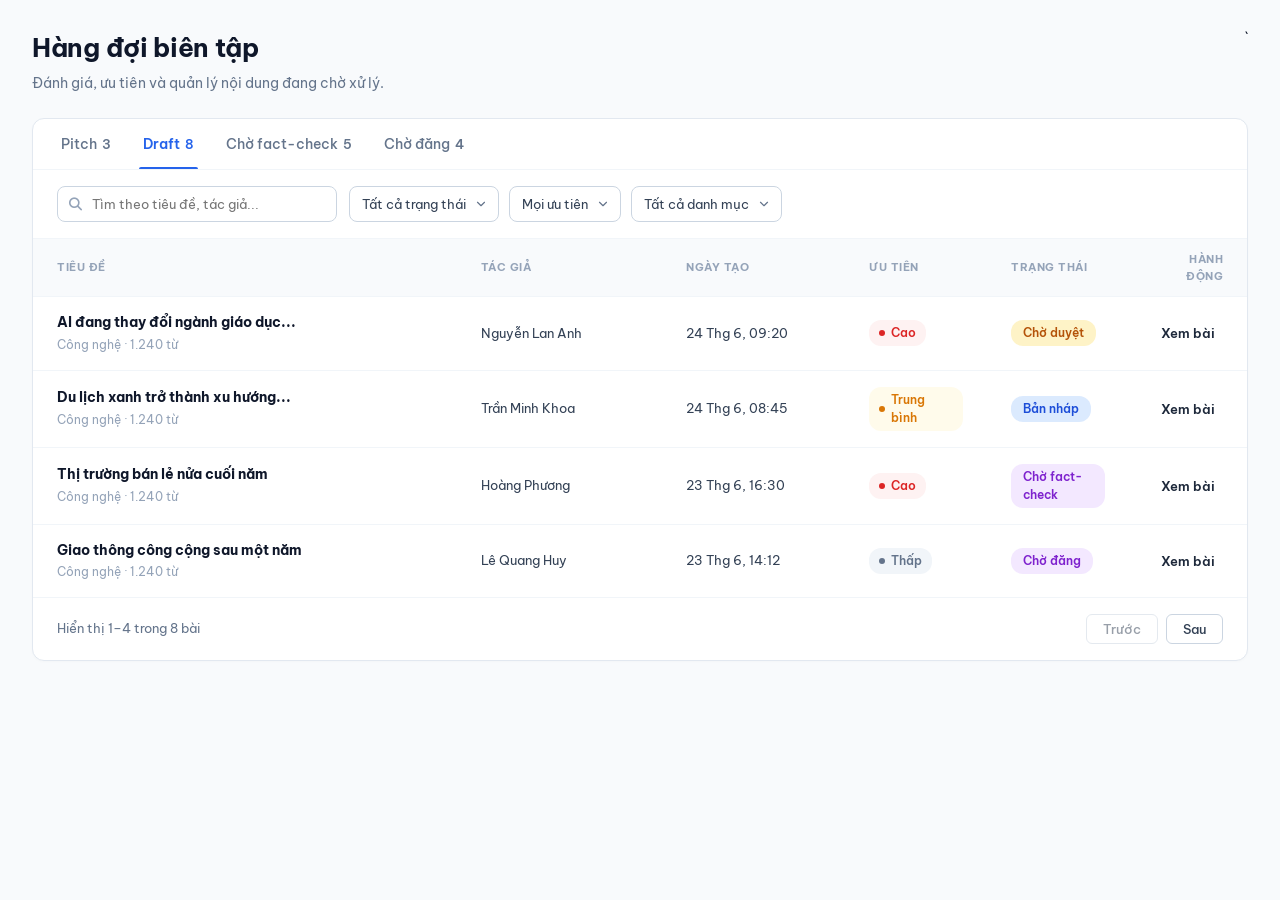
<file: duyetbai.html>
<!DOCTYPE html>
<html lang="vi">
<head>
  <meta charset="UTF-8">
  <meta name="viewport" content="width=device-width, initial-scale=1.0">
  <title>Newsroom AI - Hàng đợi biên tập</title>

  <link rel="stylesheet" href="https://cdnjs.cloudflare.com/ajax/libs/font-awesome/6.4.0/css/all.min.css">
  
  <link rel="preconnect" href="https://fonts.googleapis.com">
  <link rel="preconnect" href="https://fonts.gstatic.com" crossorigin>
  <link href="https://fonts.googleapis.com/css2?family=Be+Vietnam+Pro:wght@400;500;600;700&display=swap" rel="stylesheet">

  <link rel="stylesheet" href="common.css">
  <link rel="stylesheet" href="duyetbai.css">
</head>
<body>

  <div class="editorial-queue-container">
    
    <div class="queue-page-header">
      <div class="header-titles">
        <h1 class="queue-title">Hàng đợi biên tập</h1>
        <p class="queue-subtitle">Đánh giá, ưu tiên và quản lý nội dung đang chờ xử lý.</p>
      </div>`
    </div>

    <div class="card queue-card">
      
      <div class="queue-tabs-nav">
        <button class="queue-tab-btn" data-tab="Pitch">Pitch <span class="tab-count">3</span></button>
        <button class="queue-tab-btn active" data-tab="Draft">Draft <span class="tab-count">8</span></button>
        <button class="queue-tab-btn" data-tab="FactCheck">Chờ fact-check <span class="tab-count">5</span></button>
        <button class="queue-tab-btn" data-tab="PublishReady">Chờ đăng <span class="tab-count">4</span></button>
      </div>

      <div class="queue-filter-bar">
        <div class="search-input-box">
          <i class="fa-solid fa-magnifying-glass search-icon"></i>
          <input type="text" id="queueSearchInput" placeholder="Tìm theo tiêu đề, tác giả...">
        </div>

        <div class="filter-dropdowns">
          <select id="filterStatus" class="select-control">
            <option value="all">Tất cả trạng thái</option>
            <option value="Chờ duyệt">Chờ duyệt</option>
            <option value="Bản nháp">Bản nháp</option>
            <option value="Chờ fact-check">Chờ fact-check</option>
            <option value="Chờ đăng">Chờ đăng</option>
          </select>

          <select id="filterPriority" class="select-control">
            <option value="all">Mọi ưu tiên</option>
            <option value="Cao">Cao</option>
            <option value="Trung bình">Trung bình</option>
            <option value="Thấp">Thấp</option>
          </select>

          <select id="filterCategory" class="select-control">
            <option value="all">Tất cả danh mục</option>
            <option value="Công nghệ">Công nghệ</option>
            <option value="Kinh tế">Kinh tế</option>
            <option value="Du lịch">Du lịch</option>
            <option value="Đô thị">Đô thị</option>
          </select>
        </div>
      </div>

      <div class="table-responsive">
        <table class="queue-table">
          <thead>
            <tr>
              <th style="width: 38%;">TIÊU ĐỀ</th>
              <th style="width: 18%;">TÁC GIẢ</th>
              <th style="width: 16%;">NGÀY TẠO</th>
              <th style="width: 12%;">ƯU TIÊN</th>
              <th style="width: 12%;">TRẠNG THÁI</th>
              <th style="width: 4%; text-align: right;">HÀNH ĐỘNG</th>
            </tr>
          </thead>
          <tbody id="editorialQueueTableBody">
          </tbody>
        </table>
      </div>

      <div class="queue-pagination-footer">
        <div class="pagination-info" id="paginationInfo">
          Hiển thị 1–4 trong 8 bài
        </div>
        <div class="pagination-buttons">
          <button class="btn-page" id="btnPrevPage" disabled>Trước</button>
          <button class="btn-page" id="btnNextPage">Sau</button>
        </div>
      </div>

    </div>

  </div>

  <script src="duyetbai.js"></script>
</body>
</html>
</file>
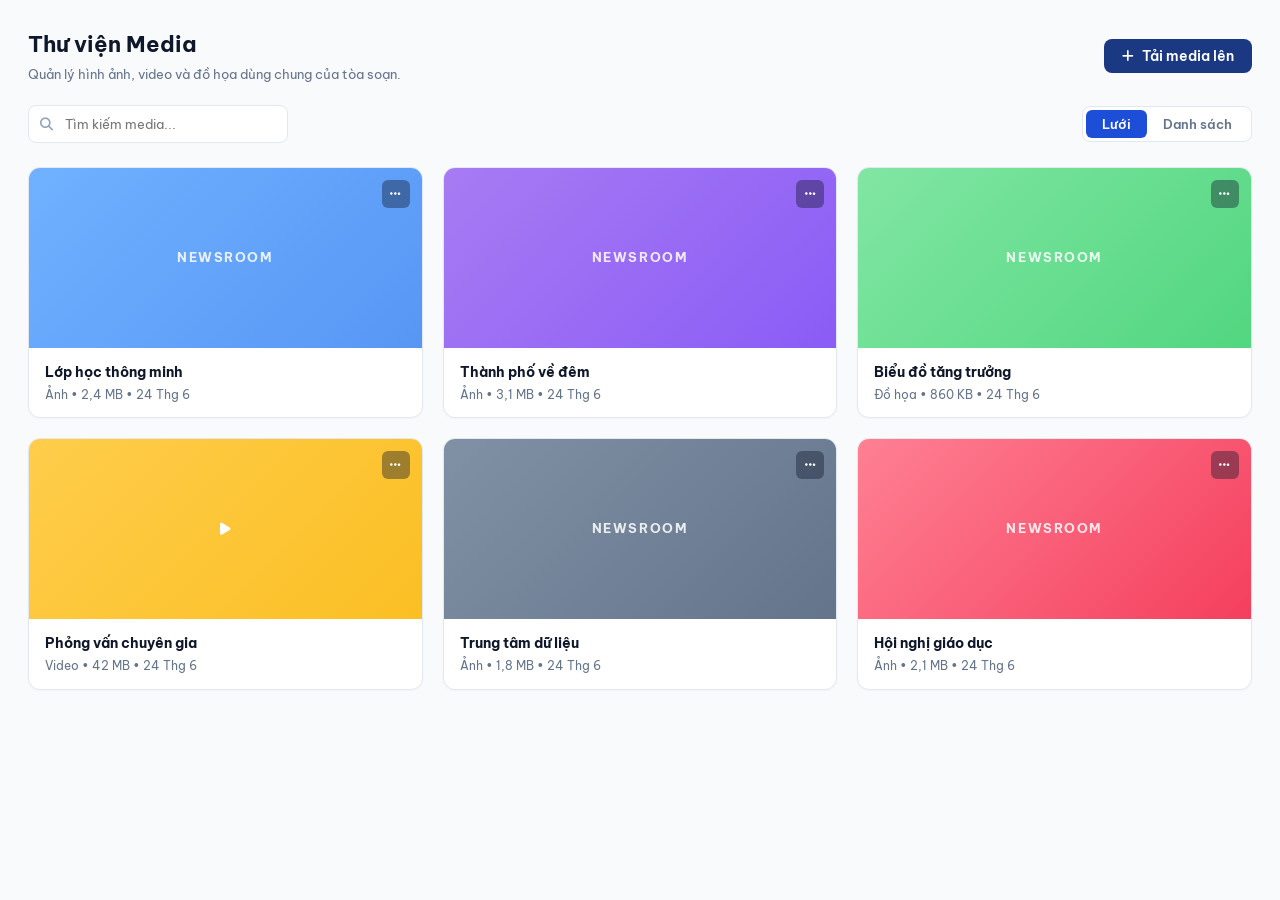
<file: media-library.html>
<!DOCTYPE html>
<html lang="vi">
<head>
  <meta charset="UTF-8">
  <meta name="viewport" content="width=device-width, initial-scale=1.0">
  <title>Newsroom AI - Thư viện Media</title>

  <link rel="preconnect" href="https://fonts.googleapis.com">
  <link rel="preconnect" href="https://fonts.gstatic.com" crossorigin>
  <link href="https://fonts.googleapis.com/css2?family=Be+Vietnam+Pro:wght@400;500;600;700&display=swap" rel="stylesheet">
  <link rel="stylesheet" href="https://cdnjs.cloudflare.com/ajax/libs/font-awesome/6.4.0/css/all.min.css">

  <link rel="stylesheet" href="common.css">
  <link rel="stylesheet" href="media-library.css">
</head>
<body>
  <div class="media-view">
    <div class="media-page-header">
      <div>
        <h1 class="page-title">Thư viện Media</h1>
        <p class="page-subtitle">Quản lý hình ảnh, video và đồ họa dùng chung của tòa soạn.</p>
      </div>
      <div class="upload-btn-wrapper">
        <input type="file" id="inputMediaFile" accept="image/*,video/*" hidden multiple>
        <button class="btn-primary-navy" id="btnUploadMedia" type="button">
          <i class="fa-solid fa-plus"></i>
          <span>Tải media lên</span>
        </button>
      </div>
    </div>

    <div class="media-filter-bar">
      <div class="media-search-wrapper">
        <i class="fa-solid fa-magnifying-glass search-icon"></i>
        <input type="text" id="mediaSearchInput" placeholder="Tìm kiếm media...">
      </div>

      <div class="view-switch-toggle">
        <button class="view-btn active" id="btnViewGrid" type="button" title="Xem dạng lưới">Lưới</button>
        <button class="view-btn" id="btnViewList" type="button" title="Xem dạng danh sách">Danh sách</button>
      </div>
    </div>

    <div class="media-grid-container" id="mediaContainer"></div>
  </div>

  <div class="toast-notification" id="toast-msg">
    <i class="fa-solid fa-circle-check"></i>
    <span id="toast-text">Đã cập nhật thư viện</span>
  </div>

  <script src="media-library.js"></script>
</body>
</html>
</file>
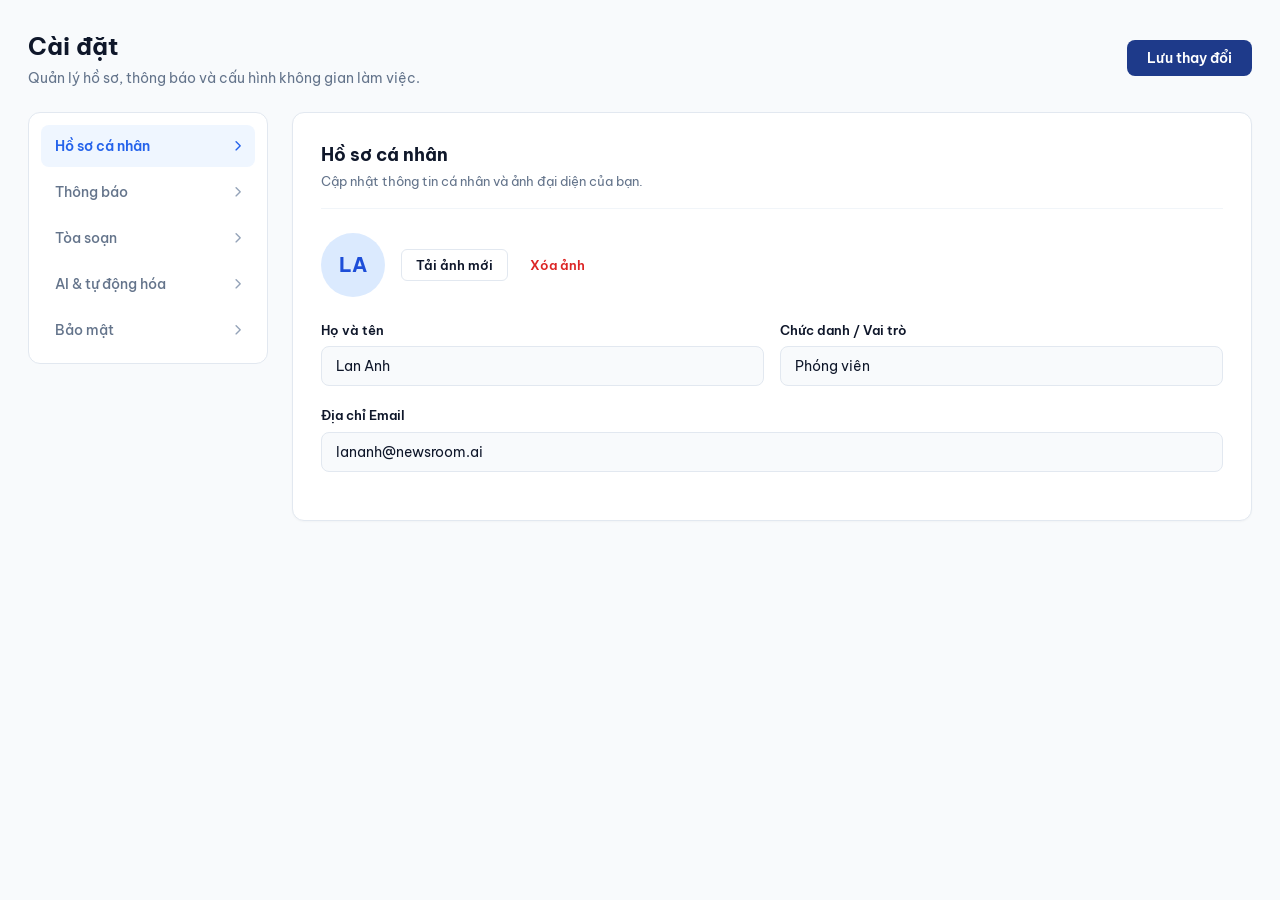
<file: settings.html>
<!DOCTYPE html>
<html lang="vi">
<head>
  <meta charset="UTF-8">
  <meta name="viewport" content="width=device-width, initial-scale=1.0">
  <title>Newsroom AI - Cài đặt</title>

  <link rel="preconnect" href="https://fonts.googleapis.com">
  <link rel="preconnect" href="https://fonts.gstatic.com" crossorigin>
  <link href="https://fonts.googleapis.com/css2?family=Be+Vietnam+Pro:wght@400;500;600;700&display=swap" rel="stylesheet">
  <link rel="stylesheet" href="https://cdnjs.cloudflare.com/ajax/libs/font-awesome/6.4.0/css/all.min.css">

  <link rel="stylesheet" href="common.css">
  <link rel="stylesheet" href="settings.css">
</head>
<body>
  <div class="settings-view">
    <div class="settings-page-header">
      <div>
        <h1 class="page-title">Cài đặt</h1>
        <p class="page-subtitle">Quản lý hồ sơ, thông báo và cấu hình không gian làm việc.</p>
      </div>
      <button class="btn-primary-navy" id="btn-save-settings" type="button">Lưu thay đổi</button>
    </div>

    <div class="settings-grid">
      <aside class="settings-sidebar">
        <button class="settings-tab-item active" type="button" data-tab="tab-profile">
          <span>Hồ sơ cá nhân</span>
          <i class="fa-solid fa-chevron-right"></i>
        </button>
        <button class="settings-tab-item" type="button" data-tab="tab-notifications">
          <span>Thông báo</span>
          <i class="fa-solid fa-chevron-right"></i>
        </button>
        <button class="settings-tab-item" type="button" data-tab="tab-editorial">
          <span>Tòa soạn</span>
          <i class="fa-solid fa-chevron-right"></i>
        </button>
        <button class="settings-tab-item" type="button" data-tab="tab-ai">
          <span>AI & tự động hóa</span>
          <i class="fa-solid fa-chevron-right"></i>
        </button>
        <button class="settings-tab-item" type="button" data-tab="tab-security">
          <span>Bảo mật</span>
          <i class="fa-solid fa-chevron-right"></i>
        </button>
      </aside>

      <main class="settings-content-card">
        <div class="tab-pane active" id="tab-profile">
          <div class="settings-section-header">
            <h2>Hồ sơ cá nhân</h2>
            <p>Cập nhật thông tin cá nhân và ảnh đại diện của bạn.</p>
          </div>

          <div class="profile-avatar-upload">
            <div class="avatar-circle" id="avatarPreview">LA</div>
            <div class="avatar-actions">
              <input type="file" id="inputAvatarFile" accept="image/*" hidden>
              <button type="button" class="btn-outline-sm" id="btnUploadAvatar">Tải ảnh mới</button>
              <button type="button" class="btn-ghost-sm" id="btnRemoveAvatar">Xóa ảnh</button>
            </div>
          </div>

          <div class="form-grid-2">
            <div class="form-group">
              <label class="form-label" for="profileFullName">Họ và tên</label>
              <input type="text" class="form-control" id="profileFullName" value="Lan Anh">
            </div>
            <div class="form-group">
              <label class="form-label" for="profileRole">Chức danh / Vai trò</label>
              <input type="text" class="form-control" id="profileRole" value="Phóng viên">
            </div>
          </div>

          <div class="form-group">
            <label class="form-label" for="profileEmail">Địa chỉ Email</label>
            <input type="email" class="form-control" id="profileEmail" value="lananh@newsroom.ai">
          </div>
        </div>

        <div class="tab-pane" id="tab-notifications">
          <div class="settings-section-header">
            <h2>Cài đặt thông báo</h2>
            <p>Chọn những hoạt động bạn muốn nhận thông báo.</p>
          </div>

          <div class="toggle-list">
            <div class="toggle-item">
              <div class="toggle-info">
                <div class="toggle-title">Bài viết được duyệt</div>
                <div class="toggle-desc">Nhận thông báo khi biên tập viên duyệt hoặc trả lại bài.</div>
              </div>
              <label class="switch">
                <input type="checkbox" id="notifyReviewInput" checked>
                <span class="slider round"></span>
              </label>
            </div>
            <div class="toggle-item">
              <div class="toggle-info">
                <div class="toggle-title">Có nhận xét mới</div>
                <div class="toggle-desc">Thông báo qua ứng dụng và email của bạn.</div>
              </div>
              <label class="switch">
                <input type="checkbox" id="notifyCommentInput" checked>
                <span class="slider round"></span>
              </label>
            </div>
            <div class="toggle-item">
              <div class="toggle-info">
                <div class="toggle-title">Nguồn tin mới</div>
                <div class="toggle-desc">Khi một nguồn đang theo dõi có tin trong ngày.</div>
              </div>
              <label class="switch">
                <input type="checkbox" id="notifySourceInput" checked>
                <span class="slider round"></span>
              </label>
            </div>
            <div class="toggle-item">
              <div class="toggle-info">
                <div class="toggle-title">Nhắc xuất bản</div>
                <div class="toggle-desc">Trước 30 phút so với giờ đã lên lịch.</div>
              </div>
              <label class="switch">
                <input type="checkbox" id="notifyPublishInput">
                <span class="slider round"></span>
              </label>
            </div>
          </div>

          <div class="status-box-card">
            <div class="status-box-title">Trạng thái giao diện</div>
            <div class="status-box-subtitle">Các trạng thái chuẩn dùng trong toàn bộ sản phẩm.</div>
            <div class="status-box-content">
              <div class="status-tag-list">
                <span class="badge-status status-active"><span class="dot"></span> Hoạt động</span>
                <span class="badge-status status-pending"><span class="dot"></span> Chờ duyệt</span>
                <span class="badge-status status-paused"><span class="dot"></span> Cần chỉnh sửa</span>
              </div>
            </div>
          </div>
        </div>

        <div class="tab-pane" id="tab-editorial">
          <div class="settings-section-header">
            <h2>Cấu hình Tòa soạn</h2>
            <p>Thiết lập quy trình duyệt bài và danh mục xuất bản.</p>
          </div>
          <div class="form-group">
            <label class="form-label" for="profileNewsroomInput">Tên tòa soạn</label>
            <input type="text" class="form-control" id="profileNewsroomInput" value="Tòa soạn Newsroom AI Việt Nam">
          </div>
        </div>

        <div class="tab-pane" id="tab-ai">
          <div class="settings-section-header">
            <h2>Cấu hình AI & Tự động hóa</h2>
            <p>Tối ưu hóa khả năng gợi ý tiêu đề và kiểm tra nguồn tin từ Trợ lý AI.</p>
          </div>

          <div class="form-grid-2">
            <div class="form-group">
              <label class="form-label" for="assistantLanguageInput">Ngôn ngữ trả lời</label>
              <select class="form-control" id="assistantLanguageInput">
                <option value="vi">Tiếng Việt</option>
                <option value="en">Tiếng Anh</option>
              </select>
            </div>
            <div class="form-group">
              <label class="form-label" for="assistantToneInput">Giọng văn</label>
              <select class="form-control" id="assistantToneInput">
                <option value="professional">Trang trọng</option>
                <option value="neutral">Trung tính</option>
                <option value="concise">Ngắn gọn</option>
              </select>
            </div>
          </div>

          <div class="toggle-list">
            <div class="toggle-item">
              <div class="toggle-info">
                <div class="toggle-title">Tự kiểm tra nguồn</div>
                <div class="toggle-desc">Đánh dấu câu còn thiếu dẫn nguồn trước khi gửi duyệt.</div>
              </div>
              <label class="switch">
                <input type="checkbox" id="assistantFactCheckInput" checked>
                <span class="slider round"></span>
              </label>
            </div>
            <div class="toggle-item">
              <div class="toggle-info">
                <div class="toggle-title">Gợi ý từ AI</div>
                <div class="toggle-desc">Tiêu đề, nguồn và khung giờ đăng phù hợp.</div>
              </div>
              <label class="switch">
                <input type="checkbox" id="notifyAiInput" checked>
                <span class="slider round"></span>
              </label>
            </div>
          </div>
        </div>

        <div class="tab-pane" id="tab-security">
          <div class="settings-section-header">
            <h2>Bảo mật tài khoản</h2>
            <p>Đổi mật khẩu và quản lý xác thực hai yếu tố.</p>
          </div>
          <div class="form-group">
            <label class="form-label" for="currentPasswordInput">Mật khẩu hiện tại</label>
            <input type="password" class="form-control" id="currentPasswordInput" placeholder="••••••••" autocomplete="current-password">
          </div>
          <div class="form-group">
            <label class="form-label" for="newPasswordInput">Mật khẩu mới</label>
            <input type="password" class="form-control" id="newPasswordInput" placeholder="Ít nhất 8 ký tự" autocomplete="new-password">
          </div>
        </div>
      </main>
    </div>
  </div>

  <div class="toast-notification" id="toast-msg">
    <i class="fa-solid fa-circle-check"></i>
    <span id="toast-text">Đã lưu các thay đổi thành công!</span>
  </div>

  <script src="settings.js"></script>
</body>
</html>
</file>
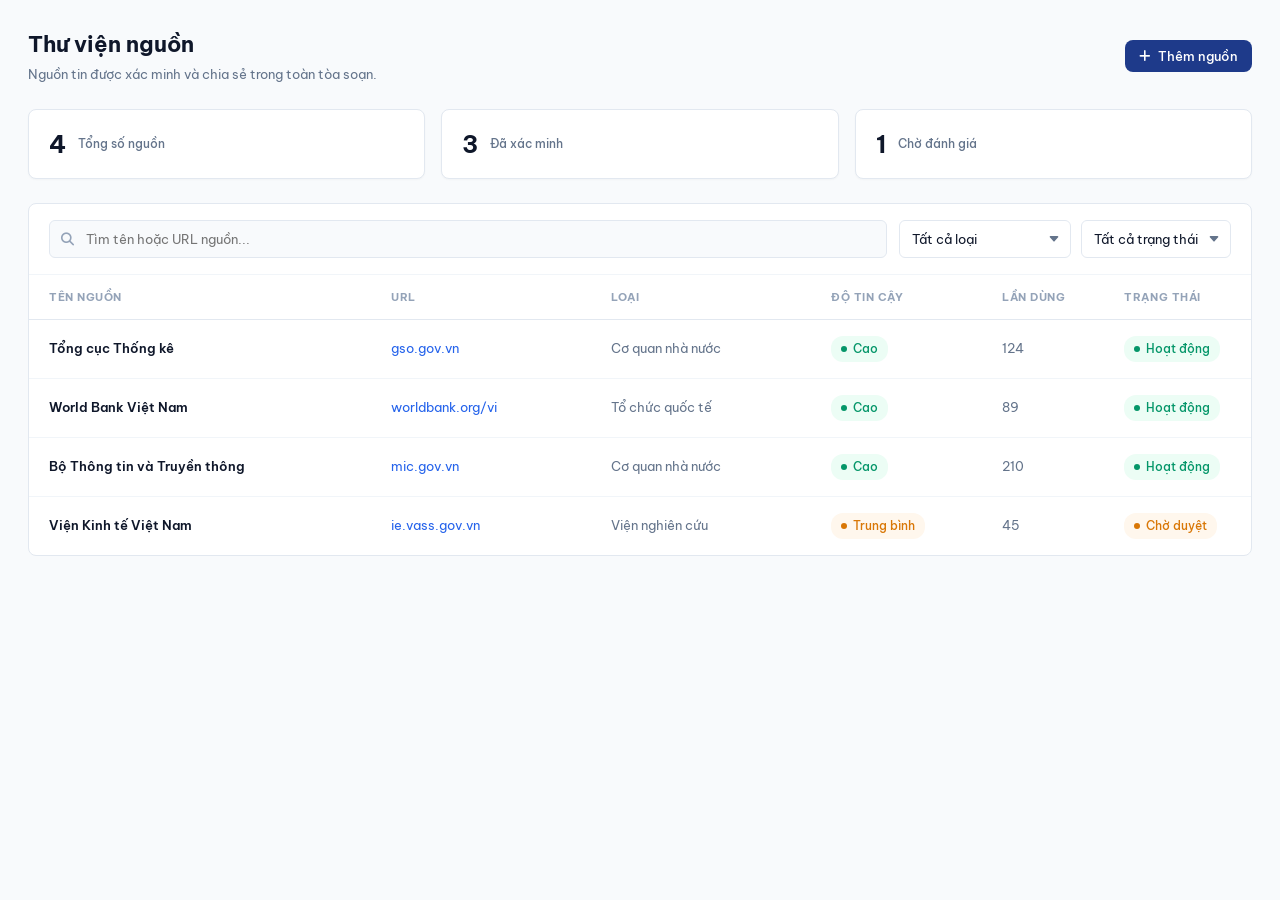
<file: sources.html>
<!DOCTYPE html>
<html lang="vi">
<head>
  <meta charset="UTF-8">
  <meta name="viewport" content="width=device-width, initial-scale=1.0">
  <title>Newsroom AI - Thư viện nguồn</title>

  <link rel="preconnect" href="https://fonts.googleapis.com">
  <link rel="preconnect" href="https://fonts.gstatic.com" crossorigin>
  <link href="https://fonts.googleapis.com/css2?family=Be+Vietnam+Pro:wght@400;500;600;700&display=swap" rel="stylesheet">
  <link rel="stylesheet" href="https://cdnjs.cloudflare.com/ajax/libs/font-awesome/6.4.0/css/all.min.css">

  <link rel="stylesheet" href="common.css">
  <link rel="stylesheet" href="sources.css">
</head>
<body>
  <div class="sources-view">
    <section class="page-header">
      <div>
        <h1 class="page-title">Thư viện nguồn</h1>
        <p class="page-subtitle">Nguồn tin được xác minh và chia sẻ trong toàn tòa soạn.</p>
      </div>
      <button class="btn btn-primary btn-sm" id="btn-add-source" type="button">
        <i class="fa-solid fa-plus"></i>
        <span>Thêm nguồn</span>
      </button>
    </section>

    <section class="sources-stats-grid">
      <div class="sources-stat-card">
        <span class="stat-num" id="stat-total">0</span>
        <span class="stat-label">Tổng số nguồn</span>
      </div>
      <div class="sources-stat-card">
        <span class="stat-num" id="stat-verified">0</span>
        <span class="stat-label">Đã xác minh</span>
      </div>
      <div class="sources-stat-card">
        <span class="stat-num" id="stat-pending">0</span>
        <span class="stat-label">Chờ đánh giá</span>
      </div>
    </section>

    <section class="sources-card">
      <div class="filter-bar">
        <div class="search-input-wrapper">
          <i class="fa-solid fa-magnifying-glass search-icon"></i>
          <input type="text" id="filter-search" placeholder="Tìm tên hoặc URL nguồn...">
        </div>
        <div class="filter-selects">
          <select id="filter-type" class="filter-select">
            <option value="all">Tất cả loại</option>
            <option value="Cơ quan nhà nước">Cơ quan nhà nước</option>
            <option value="Tổ chức quốc tế">Tổ chức quốc tế</option>
            <option value="Báo chí chính thống">Báo chí chính thống</option>
            <option value="Viện nghiên cứu">Viện nghiên cứu</option>
          </select>
          <select id="filter-status" class="filter-select">
            <option value="all">Tất cả trạng thái</option>
            <option value="Hoạt động">Hoạt động</option>
            <option value="Tạm dừng">Tạm dừng</option>
            <option value="Chờ duyệt">Chờ duyệt</option>
          </select>
        </div>
      </div>

      <div class="table-responsive">
        <table class="data-table">
          <thead>
            <tr>
              <th>TÊN NGUỒN</th>
              <th>URL</th>
              <th>LOẠI</th>
              <th>ĐỘ TIN CẬY</th>
              <th>LẦN DÙNG</th>
              <th>TRẠNG THÁI</th>
            </tr>
          </thead>
          <tbody id="source-table-body"></tbody>
        </table>
      </div>
    </section>
  </div>

  <div class="modal-overlay" id="add-modal">
    <div class="modal-card">
      <div class="modal-header">
        <h3 class="modal-title">Thêm nguồn tin mới</h3>
        <button class="btn-close-modal" id="btn-close-modal" type="button" aria-label="Đóng">
          <i class="fa-solid fa-xmark"></i>
        </button>
      </div>

      <form id="add-source-form">
        <div class="modal-body">
          <div class="form-group">
            <label class="form-label" for="input-name">Tên nguồn tin <span class="text-required">*</span></label>
            <input type="text" class="form-input" id="input-name" placeholder="VD: Tổng cục Thống kê" required>
          </div>
          <div class="form-group">
            <label class="form-label" for="input-url">Đường dẫn URL <span class="text-required">*</span></label>
            <input type="text" class="form-input" id="input-url" placeholder="VD: gso.gov.vn" required>
          </div>
          <div class="form-row">
            <div class="form-group">
              <label class="form-label" for="input-type">Loại nguồn</label>
              <select class="form-select" id="input-type">
                <option value="Cơ quan nhà nước">Cơ quan nhà nước</option>
                <option value="Tổ chức quốc tế">Tổ chức quốc tế</option>
                <option value="Báo chí chính thống">Báo chí chính thống</option>
                <option value="Viện nghiên cứu">Viện nghiên cứu</option>
              </select>
            </div>
            <div class="form-group">
              <label class="form-label" for="input-trust">Độ tin cậy</label>
              <select class="form-select" id="input-trust">
                <option value="Cao">Cao</option>
                <option value="Trung bình">Trung bình</option>
                <option value="Thấp">Thấp</option>
              </select>
            </div>
          </div>
        </div>

        <div class="modal-footer">
          <button type="button" class="btn-secondary" id="btn-cancel-modal">Hủy</button>
          <button type="submit" class="btn-primary-submit">Lưu nguồn tin</button>
        </div>
      </form>
    </div>
  </div>

  <script src="sources.js"></script>
</body>
</html>
</file>
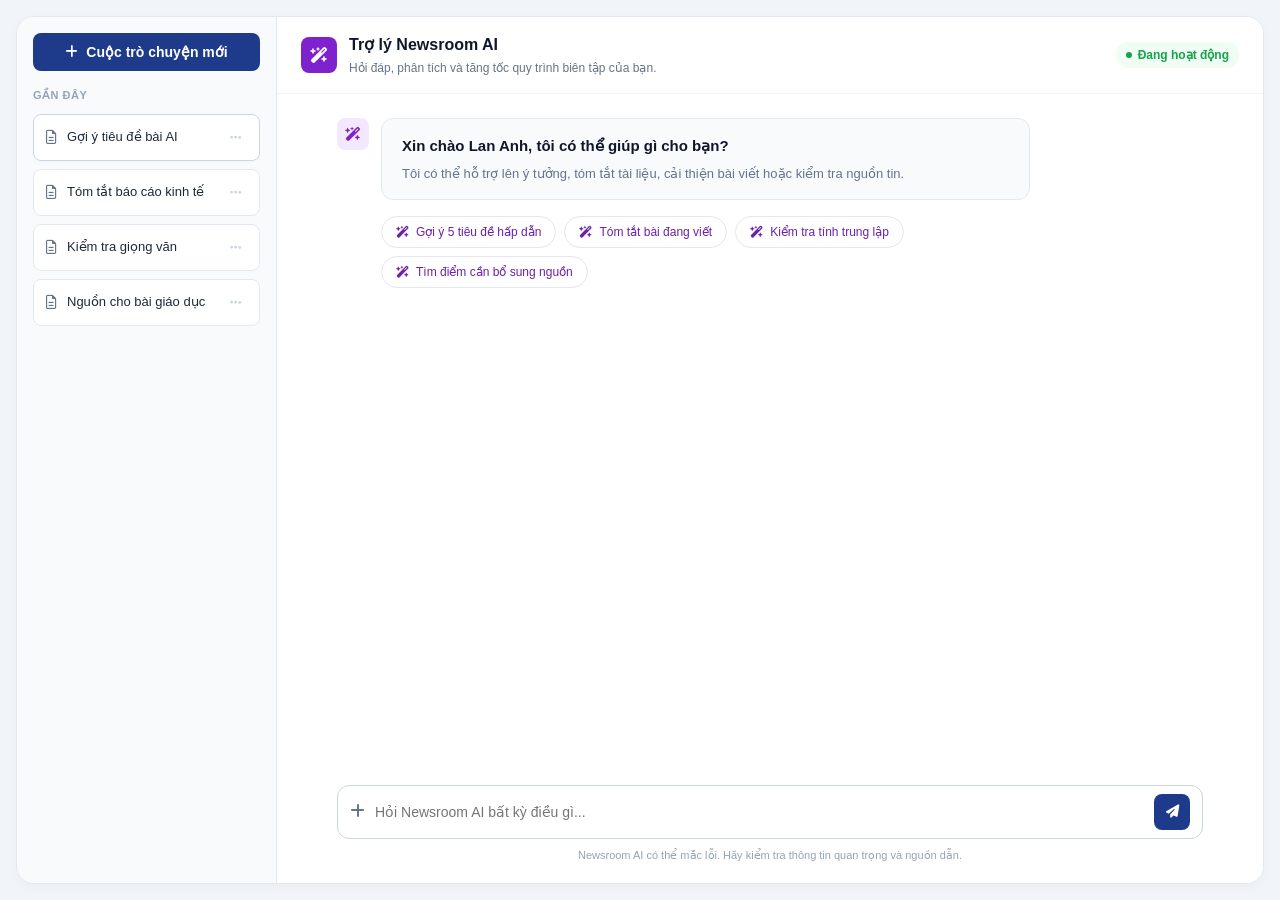
<file: trolyai.html>
<!DOCTYPE html>
<html lang="vi">
<head>
  <meta charset="UTF-8">
  <meta name="viewport" content="width=device-width, initial-scale=1.0">
  <title>Newsroom AI - Trợ lý AI</title>

  <!-- Font Awesome Icons -->
  <link rel="stylesheet" href="https://cdnjs.cloudflare.com/ajax/libs/font-awesome/6.4.0/css/all.min.css">

  <!-- Custom CSS -->
  <link rel="stylesheet" href="common.css">
  <link rel="stylesheet" href="trolyai.css">
</head>
<body>

  <!-- Khung To Bao Tròn Toàn Bộ Trang -->
  <div class="ai-page-card">
    
    <!-- CỘT BÊN TRÁI: DANH SÁCH CUỘC TRÒ CHUYỆN -->
    <aside class="ai-sidebar">
      <button class="btn btn-new-chat" id="btnNewChat">
        <i class="fa-solid fa-plus"></i>
        <span>Cuộc trò chuyện mới</span>
      </button>

      <div class="recent-chats-container">
        <div class="sidebar-section-title">GẦN ĐÂY</div>
        <div class="chat-list" id="chatHistoryList">
          <!-- JS sẽ render danh sách đoạn chat vào đây -->
        </div>
      </div>
    </aside>

    <!-- CỘT BÊN PHẢI: KHUNG CHAT CHÍNH -->
    <main class="ai-chat-main">
      
      <!-- Top Header Trợ lý -->
      <div class="ai-chat-header">
        <div class="header-assistant-info">
          <div class="ai-avatar-badge">
            <i class="fa-solid fa-wand-magic-sparkles"></i>
          </div>
          <div class="assistant-titles">
            <h1 class="assistant-name">Trợ lý Newsroom AI</h1>
            <p class="assistant-desc">Hỏi đáp, phân tích và tăng tốc quy trình biên tập của bạn.</p>
          </div>
        </div>
        <div class="assistant-status">
          <span class="status-dot"></span>
          <span>Đang hoạt động</span>
        </div>
      </div>

      <!-- Vùng hiển thị tin nhắn (Chat Body) -->
      <div class="ai-chat-body" id="chatMessageList">
        
        <!-- Welcome Block từ AI -->
        <div class="chat-message message-ai message-welcome">
          <div class="msg-avatar">
            <i class="fa-solid fa-wand-magic-sparkles"></i>
          </div>
          <div class="msg-content-wrapper">
            <div class="welcome-box">
              <h2>Xin chào Lan Anh, tôi có thể giúp gì cho bạn?</h2>
              <p>Tôi có thể hỗ trợ lên ý tưởng, tóm tắt tài liệu, cải thiện bài viết hoặc kiểm tra nguồn tin.</p>
            </div>

            <!-- Gợi ý nhanh (Quick Prompts) -->
            <div class="quick-prompts-grid">
              <button class="prompt-chip" data-prompt="Gợi ý 5 tiêu đề hấp dẫn cho bài viết">
                <i class="fa-solid fa-wand-magic-sparkles"></i>
                <span>Gợi ý 5 tiêu đề hấp dẫn</span>
              </button>

              <button class="prompt-chip" data-prompt="Tóm tắt bài viết đang soạn thảo">
                <i class="fa-solid fa-wand-magic-sparkles"></i>
                <span>Tóm tắt bài đang viết</span>
              </button>

              <button class="prompt-chip" data-prompt="Kiểm tra tính trung lập của bài viết">
                <i class="fa-solid fa-wand-magic-sparkles"></i>
                <span>Kiểm tra tính trung lập</span>
              </button>

              <button class="prompt-chip" data-prompt="Tìm điểm cần bổ sung nguồn và số liệu">
                <i class="fa-solid fa-wand-magic-sparkles"></i>
                <span>Tìm điểm cần bổ sung nguồn</span>
              </button>
            </div>
          </div>
        </div>

      </div>

      <!-- Khung nhập liệu ở dưới (Chat Input Area) -->
      <div class="ai-chat-footer">
        <div class="input-box-wrapper">
          <button class="btn-attach-file" title="Tải tệp lên">
            <i class="fa-solid fa-plus"></i>
          </button>

          <textarea id="userChatInput" placeholder="Hỏi Newsroom AI bất kỳ điều gì..." rows="1"></textarea>

          <button class="btn-send-message" id="btnSendMessage" title="Gửi tin nhắn">
            <i class="fa-solid fa-paper-plane"></i>
          </button>
        </div>
        <div class="ai-disclaimer">
          Newsroom AI có thể mắc lỗi. Hãy kiểm tra thông tin quan trọng và nguồn dẫn.
        </div>
      </div>

    </main>

  </div>

  <!-- Custom JS -->
  <script src="trolyai.js"></script>
</body>
</html>
</file>
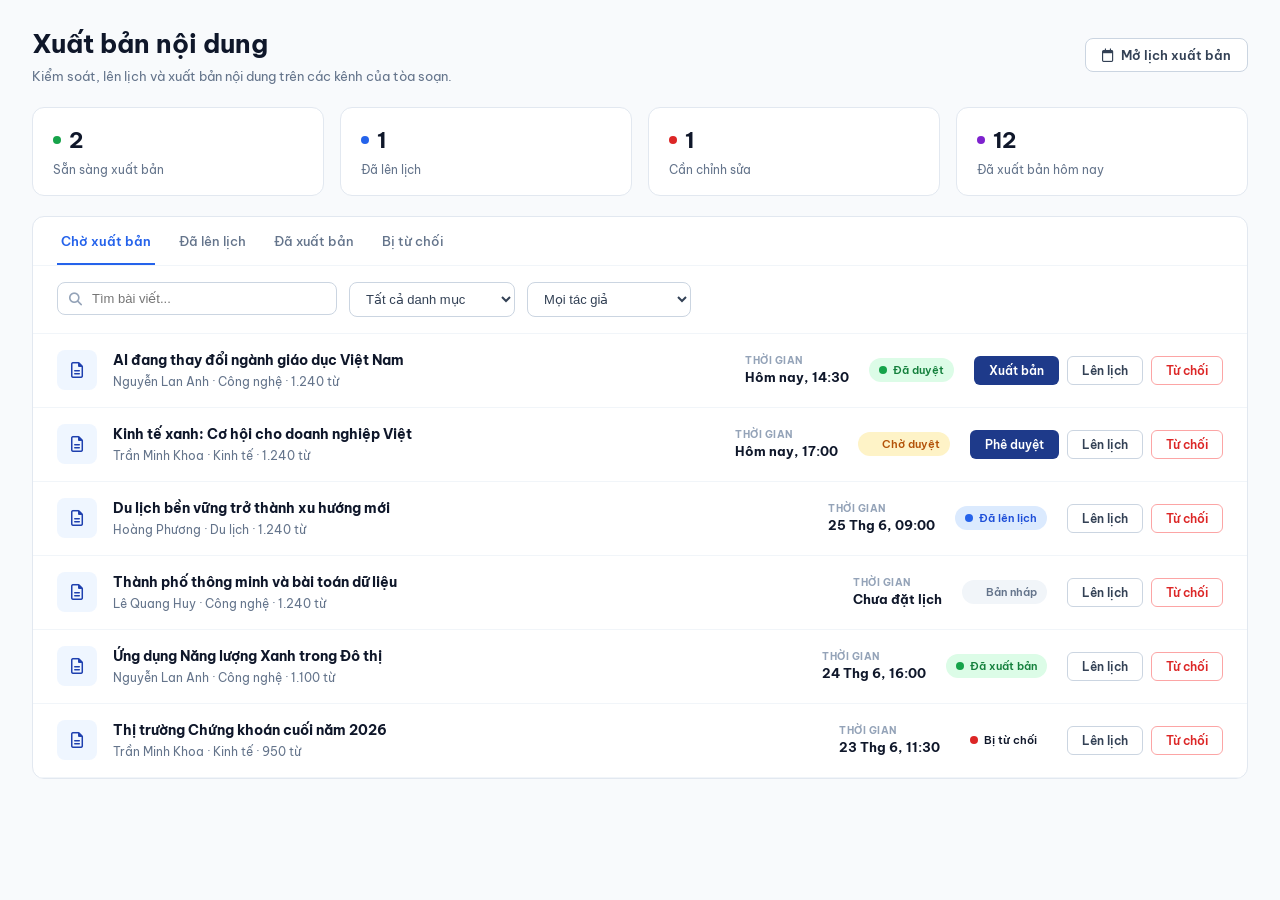
<file: xuatban.html>
<!DOCTYPE html>
<html lang="vi">
<head>
  <meta charset="UTF-8">
  <meta name="viewport" content="width=device-width, initial-scale=1.0">
  <title>Newsroom AI - Xuất bản nội dung</title>

  <!-- Font Awesome -->
  <link rel="stylesheet" href="https://cdnjs.cloudflare.com/ajax/libs/font-awesome/6.4.0/css/all.min.css">
  
  <!-- Fonts & CSS -->
  <link rel="preconnect" href="https://fonts.googleapis.com">
  <link rel="preconnect" href="https://fonts.gstatic.com" crossorigin>
  <link href="https://fonts.googleapis.com/css2?family=Be+Vietnam+Pro:wght@400;500;600;700&display=swap" rel="stylesheet">
  <link rel="stylesheet" href="common.css">
  <link rel="stylesheet" href="xuatban.css">
</head>
<body>

  <div class="publish-page-container">
    
    <!-- HEADER TRANG -->
    <div class="publish-header">
      <div class="header-titles">
        <h1 class="page-title">Xuất bản nội dung</h1>
        <p class="page-subtitle">Kiểm soát, lên lịch và xuất bản nội dung trên các kênh của tòa soạn.</p>
      </div>
      <button class="btn btn-outline" id="btnOpenScheduleModal">
        <i class="fa-regular fa-calendar"></i>
        <span>Mở lịch xuất bản</span>
      </button>
    </div>

    <!-- HÀNG THỐNG KÊ Top Cards -->
    <div class="stats-row">
      <div class="stat-card">
        <div class="stat-num"><span class="dot dot-green"></span> 4</div>
        <div class="stat-label">Sẵn sàng xuất bản</div>
      </div>
      <div class="stat-card">
        <div class="stat-num"><span class="dot dot-blue"></span> 7</div>
        <div class="stat-label">Đã lên lịch</div>
      </div>
      <div class="stat-card">
        <div class="stat-num"><span class="dot dot-red"></span> 2</div>
        <div class="stat-label">Cần chỉnh sửa</div>
      </div>
      <div class="stat-card">
        <div class="stat-num"><span class="dot dot-purple"></span> 12</div>
        <div class="stat-label">Đã xuất bản hôm nay</div>
      </div>
    </div>

    <!-- KHUNG DANH SÁCH BÀI VIẾT MAIN CARD -->
    <div class="card publish-card">
      
      <!-- TABS NỔI PHÍA TRÊN -->
      <div class="publish-tabs">
        <button class="tab-item active" data-tab="all">Chờ xuất bản</button>
        <button class="tab-item" data-tab="scheduled">Đã lên lịch</button>
        <button class="tab-item" data-tab="published">Đã xuất bản</button>
        <button class="tab-item" data-tab="rejected">Bị từ chối</button>
      </div>

      <!-- THANH TÌM KIẾM VÀ LỌC -->
      <div class="publish-filter-bar">
        <div class="search-box">
          <i class="fa-solid fa-magnifying-glass"></i>
          <input type="text" id="searchInput" placeholder="Tìm bài viết...">
        </div>
        <select id="categoryFilter" class="select-box">
          <option value="all">Tất cả danh mục</option>
          <option value="Công nghệ">Công nghệ</option>
          <option value="Kinh tế">Kinh tế</option>
          <option value="Du lịch">Du lịch</option>
        </select>
        <select id="authorFilter" class="select-box">
          <option value="all">Mọi tác giả</option>
          <option value="Nguyễn Lan Anh">Nguyễn Lan Anh</option>
          <option value="Trần Minh Khoa">Trần Minh Khoa</option>
          <option value="Hoàng Phương">Hoàng Phương</option>
          <option value="Lê Quang Huy">Lê Quang Huy</option>
        </select>
      </div>

      <!-- DANH SÁCH BÀI VIẾT (PUBLISH LIST) -->
      <div class="publish-list" id="publishListContainer">
        <!-- Render Javascript ở đây -->
      </div>

    </div>

  </div>

  <!-- MODAL LÊN LỊCH XUẤT BẢN (KHỚP HÌNH 2) -->
  <div class="modal-overlay" id="scheduleModal">
    <div class="modal-card">
      
      <!-- Modal Header -->
      <div class="modal-header">
        <div>
          <h2 class="modal-title">Lên lịch xuất bản</h2>
          <p class="modal-subtitle">Chọn thời gian phù hợp cho bài viết.</p>
        </div>
        <button class="btn-close-modal" id="btnCloseModal">&times;</button>
      </div>

      <!-- Modal Body -->
      <div class="modal-body">
        
        <!-- Ô Chọn Ngày -->
        <div class="form-group">
          <label class="form-label">NGÀY XUẤT BẢN</label>

          <div class="input-with-icon">
            <input type="date" id="scheduleDate" class="modal-input">
          </div>
        </div>

        <!-- Ô Chọn Thời Gian & Múi Giờ -->
        <div class="form-row">
          <div class="form-group flex-1">
            <label class="form-label">THỜI GIAN</label>

            <div class="input-with-icon">
              <input type="time" id="scheduleTime" class="modal-input" value="15:00">
            </div>
          </div>

          <div class="form-group flex-1">
            <label class="form-label">MÚI GIỜ</label>
            <select id="scheduleTimezone" class="modal-input modal-select">
              <option value="GMT+7">GMT+7 (Hà Nội)</option>
              <option value="GMT+8">GMT+8 (Singapore)</option>
              <option value="GMT+0">GMT+0 (London)</option>
            </select>
          </div>
        </div>

        <!-- Alert Cảnh Báo Xung Đột Nhẹ -->
        <div class="alert-warning-box">
          <i class="fa-solid fa-triangle-exclamation alert-icon"></i>
          <div class="alert-text">
            <strong>Phát hiện xung đột nhẹ</strong>
            <p>Đã có một bài khác lên lịch lúc 14:30. Khung giờ 15:00 được đề xuất.</p>
          </div>
        </div>

      </div>

      <!-- Modal Footer Buttons -->
      <div class="modal-footer">
        <button class="btn btn-modal-cancel" id="btnCancelModal">Hủy</button>
        <button class="btn btn-modal-submit" id="btnSubmitSchedule">Xác nhận lịch</button>
      </div>

    </div>
  </div>

  <script src="xuatban.js"></script>
</body>
</html>
</file>
<file: common.css>
/* --- Root CSS Variables --- */
:root {
  --primary: #2563eb;
  --primary-hover: #1d4ed8;
  --primary-light: #eff6ff;
  --dark-navy: #1e293b;
  --text-main: #0f172a;
  --text-muted: #64748b;
  --text-light: #94a3b8;
  --bg-main: #f8fafc;
  --bg-card: #ffffff;
  --border-color: #e2e8f0;
  --border-light: #f1f5f9;
  
  --sidebar-width: 260px;
  --sidebar-bg: #ffffff;
  
  --red-color: #dc2626;
  --radius-md: 8px;
  --font-sans: 'Be Vietnam Pro', -apple-system, BlinkMacSystemFont, sans-serif;
}

/* --- Reset --- */
* {
  margin: 0;
  padding: 0;
  box-sizing: border-box;
}

body {
  font-family: var(--font-sans);
  background-color: var(--bg-main);
  color: var(--text-main);
  line-height: 1.5;
  font-size: 14px;
  -webkit-font-smoothing: antialiased;
}

a {
  color: inherit;
  text-decoration: none;
}

button {
  font-family: inherit;
  cursor: pointer;
  border: none;
  background: none;
}

/* --- Layout Structure --- */
.app-wrapper {
  display: flex;
  min-height: 100vh;
}

/* Sidebar Styling */
.sidebar {
  width: var(--sidebar-width);
  background-color: var(--sidebar-bg);
  border-right: 1px solid var(--border-color);
  display: flex;
  flex-direction: column;
  position: fixed;
  top: 0;
  bottom: 0;
  left: 0;
  z-index: 40;
  transition: transform 0.3s ease;
}

.sidebar-header {
  padding: 20px 24px;
  border-bottom: 1px solid var(--border-light);
}

.brand {
  display: flex;
  align-items: center;
  gap: 12px;
}

.brand-logo {
  width: 36px;
  height: 36px;
  background-color: var(--primary);
  color: #ffffff;
  border-radius: 8px;
  display: flex;
  align-items: center;
  justify-content: center;
  font-size: 20px;
}

.brand-name {
  font-size: 18px;
  font-weight: 700;
  color: var(--text-main);
}

.brand-name span {
  color: var(--primary);
}

.sidebar-nav {
  flex: 1;
  padding: 20px 16px;
  overflow-y: auto;
  display: flex;
  flex-direction: column;
  gap: 24px;
}

.nav-section-title {
  font-size: 11px;
  font-weight: 700;
  text-transform: uppercase;
  color: var(--text-light);
  letter-spacing: 0.05em;
  padding: 0 12px 8px 12px;
}

.nav-item {
  display: flex;
  align-items: center;
  gap: 12px;
  padding: 10px 12px;
  border-radius: var(--radius-md);
  color: var(--text-muted);
  font-weight: 500;
  transition: all 0.2s ease;
}

.nav-item i {
  font-size: 16px;
  width: 20px;
  text-align: center;
}

.nav-item:hover {
  background-color: var(--bg-main);
  color: var(--text-main);
}

.nav-item.active {
  background-color: var(--primary-light);
  color: var(--primary);
  font-weight: 600;
}

.badge {
  margin-left: auto;
  padding: 2px 8px;
  border-radius: 12px;
  font-size: 11px;
  font-weight: 600;
}

.badge-blue {
  background-color: #dbeafe;
  color: var(--primary);
}

.sidebar-footer {
  padding: 16px;
  border-top: 1px solid var(--border-light);
}

.user-profile {
  display: flex;
  align-items: center;
  gap: 12px;
  padding: 8px;
  border-radius: var(--radius-md);
  background-color: var(--bg-main);
}

.user-avatar {
  width: 36px;
  height: 36px;
  border-radius: 50%;
  background-color: #cbd5e1;
  color: #334155;
  font-weight: 600;
  display: flex;
  align-items: center;
  justify-content: center;
  font-size: 13px;
  overflow: hidden;
  flex-shrink: 0;
}

.user-avatar img,
.header-avatar img {
  width: 100%;
  height: 100%;
  object-fit: cover;
}

.user-info {
  flex: 1;
  overflow: hidden;
}

.user-name {
  font-size: 13px;
  font-weight: 600;
  color: var(--text-main);
  white-space: nowrap;
  overflow: hidden;
  text-overflow: ellipsis;
}

.user-role {
  font-size: 11px;
  color: var(--text-muted);
}

.btn-logout {
  color: var(--text-light);
  padding: 6px;
  border-radius: 4px;
}

.btn-logout:hover {
  color: var(--red-color);
}

/* Main Area Layout */
.main-content {
  margin-left: var(--sidebar-width);
  flex: 1;
  display: flex;
  flex-direction: column;
  min-width: 0;
}

/* Header */
.top-header {
  height: 64px;
  background-color: var(--bg-card);
  border-bottom: 1px solid var(--border-color);
  display: flex;
  align-items: center;
  justify-content: space-between;
  padding: 0 28px;
  position: sticky;
  top: 0;
  z-index: 30;
}

.header-left {
  display: flex;
  align-items: center;
  gap: 16px;
}

.mobile-toggle {
  display: none;
  font-size: 18px;
  color: var(--text-muted);
}

.breadcrumb {
  display: flex;
  align-items: center;
  gap: 8px;
  font-size: 13px;
  color: var(--text-muted);
}

.breadcrumb i {
  font-size: 10px;
  color: var(--text-light);
}

.breadcrumb .current {
  color: var(--text-main);
  font-weight: 600;
}

.header-right {
  display: flex;
  align-items: center;
  gap: 16px;
}

.search-bar {
  position: relative;
  display: flex;
  align-items: center;
}

.search-bar input {
  width: 240px;
  height: 36px;
  padding: 0 36px 0 36px;
  border-radius: var(--radius-md);
  border: 1px solid var(--border-color);
  background-color: var(--bg-main);
  font-size: 13px;
  outline: none;
  transition: all 0.2s;
}

.search-bar input:focus {
  border-color: var(--primary);
  background-color: #ffffff;
  box-shadow: 0 0 0 3px rgba(37, 99, 235, 0.1);
}

.search-icon {
  position: absolute;
  left: 12px;
  color: var(--text-light);
  font-size: 13px;
}

.shortcut {
  position: absolute;
  right: 10px;
  font-size: 10px;
  background-color: #ffffff;
  border: 1px solid var(--border-color);
  padding: 2px 6px;
  border-radius: 4px;
  color: var(--text-light);
}

.header-actions {
  display: flex;
  align-items: center;
  gap: 8px;
  margin-left: 8px;
}

.icon-btn {
  width: 36px;
  height: 36px;
  border-radius: 50%;
  display: flex;
  align-items: center;
  justify-content: center;
  color: var(--text-muted);
  position: relative;
  transition: background-color 0.2s;
}

.icon-btn:hover {
  background-color: var(--bg-main);
  color: var(--text-main);
}

.notification-dot {
  position: absolute;
  top: 8px;
  right: 8px;
  width: 6px;
  height: 6px;
  background-color: var(--red-color);
  border-radius: 50%;
}

.header-avatar {
  width: 32px;
  height: 32px;
  border-radius: 50%;
  background-color: #dbeafe;
  color: var(--primary);
  font-weight: 600;
  font-size: 12px;
  display: flex;
  align-items: center;
  justify-content: center;
  margin-left: 8px;
  overflow: hidden;
  flex-shrink: 0;
}

/* Button Component */
.btn {
  display: inline-flex;
  align-items: center;
  justify-content: center;
  gap: 8px;
  font-weight: 600;
  border-radius: var(--radius-md);
  transition: all 0.2s ease;
}

.btn-primary {
    background-color: #1e3a8a;
    color: white;
    border: none;
    border-radius: var(--radius-md);
    padding: 8px 16px;
    font-size: 14px;
    font-weight: 500;
    display: flex;
    align-items: center;
    gap: 8px;
    cursor: pointer;
}

.btn-primary:hover {
  background-color: #0f172a;
}

.btn-sm {
  padding: 8px 14px;
  font-size: 13px;
}

/* Content Area */
.content-body {
  padding: 28px;
  flex: 1;
}

/* Responsive Sidebar Overlay */
.sidebar-overlay {
  display: none;
  position: fixed;
  inset: 0;
  background-color: rgba(15, 23, 42, 0.4);
  z-index: 35;
}

@media (max-width: 768px) {
  .sidebar {
    transform: translateX(-100%);
  }

  .sidebar.show {
    transform: translateX(0);
  }

  .sidebar-overlay.show {
    display: block;
  }

  .main-content {
    margin-left: 0;
  }

  .mobile-toggle {
    display: block;
  }

  .search-bar input {
    width: 160px;
  }

  .shortcut {
    display: none;
  }

  .content-body {
    padding: 16px;
  }
}
.main-content {
    height: 100vh;
    display: flex;
    flex-direction: column;
}

.content-body {
    flex: 1;
    min-height: 0;
    padding: 0;
    overflow: hidden;
}

#mainFrame {
    width: 100%;
    height: 100%;
    border: none;
    display: block;
}
</file>
<file: duyetbai.css>
.editorial-queue-container {
  padding: 28px 32px;
  background-color: #f8fafc;
  font-family: 'Be Vietnam Pro', sans-serif;
  color: #0f172a;
  min-height: 100vh;
  box-sizing: border-box;
}

.queue-page-header {
  display: flex;
  justify-content: space-between;
  align-items: flex-start;
  margin-bottom: 24px;
}
.queue-title {
  font-size: 26px;
  font-weight: 700;
  color: #0f172a;
  margin: 0 0 6px 0;
  letter-spacing: -0.3px;
}
.queue-subtitle {
  font-size: 14px;
  color: #64748b;
  margin: 0;
}

.queue-card {
  background: #ffffff;
  border: 1px solid #e2e8f0;
  border-radius: 12px;
  box-shadow: 0 1px 3px rgba(0,0,0,0.02);
  overflow: hidden;
}

.queue-tabs-nav {
  display: flex;
  gap: 24px;
  padding: 0 24px;
  border-bottom: 1px solid #f1f5f9;
}
.queue-tab-btn {
  background: none;
  border: none;
  padding: 16px 4px;
  font-size: 14px;
  font-weight: 500;
  color: #64748b;
  cursor: pointer;
  position: relative;
  transition: color 0.2s ease;
}
.queue-tab-btn .tab-count {
  font-size: 13px;
  font-weight: 600;
  margin-left: 2px;
}
.queue-tab-btn.active {
  color: #2563eb;
  font-weight: 600;
}
.queue-tab-btn.active::after {
  content: "";
  position: absolute;
  bottom: 0;
  left: 0;
  width: 100%;
  height: 2px;
  background-color: #2563eb;
  border-radius: 2px 2px 0 0;
}
.queue-tab-btn:hover {
  color: #1e293b;
}

.queue-filter-bar {
  display: flex;
  gap: 12px;
  padding: 16px 24px;
  background: #ffffff;
}
.search-input-box {
  position: relative;
  flex: 1;
  max-width: 280px;
}
.search-input-box .search-icon {
  position: absolute;
  left: 12px;
  top: 50%;
  transform: translateY(-50%);
  color: #94a3b8;
  font-size: 13px;
}
.search-input-box input {
  width: 100%;
  padding: 9px 12px 9px 34px;
  border-radius: 8px;
  border: 1px solid #cbd5e1;
  font-size: 13px;
  outline: none;
  font-family: inherit;
  transition: border-color 0.2s;
  box-sizing: border-box;
}
.search-input-box input:focus {
  border-color: #2563eb;
  box-shadow: 0 0 0 3px rgba(37, 99, 235, 0.1);
}

.filter-dropdowns {
  display: flex;
  gap: 10px;
}
.select-control {
  padding: 9px 32px 9px 12px;
  border-radius: 8px;
  border: 1px solid #cbd5e1;
  font-size: 13px;
  color: #334155;
  background-color: #ffffff;
  outline: none;
  font-family: inherit;
  cursor: pointer;
  appearance: none;
  background-image: url("data:image/svg+xml;charset=UTF-8,%3csvg xmlns='http://www.w3.org/2000/svg' viewBox='0 0 24 24' fill='none' stroke='%2364748b' stroke-width='2' stroke-linecap='round' stroke-linejoin='round'%3e%3cpolyline points='6 9 12 15 18 9'%3e%3c/polyline%3e%3c/svg%3e");
  background-repeat: no-repeat;
  background-position: right 10px center;
  background-size: 14px;
}
.select-control:focus {
  border-color: #2563eb;
}

.table-responsive {
  width: 100%;
  overflow-x: auto;
}
.queue-table {
  width: 100%;
  border-collapse: collapse;
  text-align: left;
}
.queue-table th {
  padding: 12px 24px;
  font-size: 11px;
  font-weight: 700;
  color: #94a3b8;
  letter-spacing: 0.5px;
  border-top: 1px solid #f1f5f9;
  border-bottom: 1px solid #f1f5f9;
  background-color: #f8fafc;
}
.queue-table td {
  padding: 16px 24px;
  font-size: 13px;
  color: #334155;
  border-bottom: 1px solid #f1f5f9;
  vertical-align: middle;
}
.queue-table tbody tr:hover {
  background-color: #f8fafc;
}

.article-title-cell {
  display: flex;
  flex-direction: column;
  gap: 3px;
}
.article-title-text {
  font-size: 14px;
  font-weight: 700;
  color: #0f172a;
  line-height: 1.4;
  cursor: pointer;
}
.article-title-text:hover {
  color: #2563eb;
}
.article-sub-info {
  font-size: 12px;
  color: #94a3b8;
}

.priority-pill {
  display: inline-flex;
  align-items: center;
  gap: 6px;
  padding: 4px 10px;
  border-radius: 12px;
  font-size: 12px;
  font-weight: 600;
}
.priority-pill.cao {
  background: #fef2f2;
  color: #dc2626;
}
.priority-pill.trung-binh {
  background: #fffbebfb;
  color: #d97706;
}
.priority-pill.thap {
  background: #f1f5f9;
  color: #64748b;
}
.dot-indicator {
  width: 6px;
  height: 6px;
  border-radius: 50%;
}
.priority-pill.cao .dot-indicator { background: #dc2626; }
.priority-pill.trung-binh .dot-indicator { background: #d97706; }
.priority-pill.thap .dot-indicator { background: #64748b; }

.status-pill {
  display: inline-flex;
  align-items: center;
  gap: 6px;
  padding: 4px 12px;
  border-radius: 12px;
  font-size: 12px;
  font-weight: 600;
}
.status-pill.cho-duyet {
  background: #fef3c7;
  color: #b45309;
}
.status-pill.ban-nhap {
  background: #dbeafe;
  color: #1d4ed8;
}
.status-pill.cho-fact-check {
  background: #f3e8ff;
  color: #7e22ce;
}
.status-pill.cho-dang {
  background: #f3e8ff;
  color: #7e22ce;
}

.btn-action-view {
  background: none;
  border: none;
  font-size: 13px;
  font-weight: 600;
  color: #1e293b;
  cursor: pointer;
  padding: 4px 8px;
  border-radius: 4px;
  transition: all 0.2s;
  white-space: nowrap;
}
.btn-action-view:hover {
  background: #e2e8f0;
  color: #0f172a;
}

.queue-pagination-footer {
  display: flex;
  justify-content: space-between;
  align-items: center;
  padding: 16px 24px;
}
.pagination-info {
  font-size: 13px;
  color: #64748b;
}
.pagination-buttons {
  display: flex;
  gap: 8px;
}
.btn-page {
  background: #ffffff;
  border: 1px solid #cbd5e1;
  padding: 6px 16px;
  border-radius: 6px;
  font-size: 13px;
  font-weight: 500;
  color: #334155;
  cursor: pointer;
}
.btn-page:hover:not(:disabled) {
  background: #f8fafc;
  border-color: #94a3b8;
}
.btn-page:disabled {
  opacity: 0.5;
  cursor: not-allowed;
}
</file>
<file: media-library.css>
.media-view {
  min-height: 100%;
  padding: 28px;
  box-sizing: border-box;
}

.media-page-header {
  display: flex;
  justify-content: space-between;
  align-items: center;
  margin-bottom: 20px;
  gap: 16px;
}

.media-page-header .page-title {
  font-size: 22px;
  font-weight: 700;
  color: var(--text-main, #0f172a);
}

.media-page-header .page-subtitle {
  font-size: 13px;
  color: var(--text-muted, #64748b);
  margin-top: 4px;
}

.btn-primary-navy {
  background-color: #1b3882;
  color: #ffffff;
  padding: 8px 18px;
  border-radius: 8px;
  font-size: 13.5px;
  font-weight: 600;
  display: inline-flex;
  align-items: center;
  gap: 8px;
  border: none;
  cursor: pointer;
  transition: background-color 0.2s;
}

.btn-primary-navy:hover {
  background-color: #122442;
}

.media-filter-bar {
  display: flex;
  justify-content: space-between;
  align-items: center;
  margin-bottom: 24px;
  gap: 16px;
}

.media-search-wrapper {
  position: relative;
  width: 260px;
}

.media-search-wrapper input {
  width: 100%;
  height: 38px;
  padding: 0 12px 0 36px;
  border: 1px solid var(--border-color, #e2e8f0);
  border-radius: 8px;
  font-size: 13px;
  font-family: inherit;
  outline: none;
  background-color: #ffffff;
  color: var(--text-main, #0f172a);
}

.media-search-wrapper input:focus {
  border-color: #2563eb;
}

.media-search-wrapper .search-icon {
  position: absolute;
  left: 12px;
  top: 50%;
  transform: translateY(-50%);
  color: #94a3b8;
  font-size: 13px;
}

.view-switch-toggle {
  display: flex;
  background-color: #ffffff;
  border: 1px solid var(--border-color, #e2e8f0);
  border-radius: 8px;
  padding: 3px;
}

.view-btn {
  padding: 6px 16px;
  font-size: 12.5px;
  font-weight: 600;
  color: var(--text-muted, #64748b);
  border-radius: 6px;
  border: none;
  background: transparent;
  cursor: pointer;
  transition: all 0.2s ease;
}

.view-btn.active {
  background-color: #1d4ed8;
  color: #ffffff;
}

.media-grid-container {
  display: grid;
  grid-template-columns: repeat(3, 1fr);
  gap: 20px;
}

.media-card {
  position: relative;
  background: #ffffff;
  border: 1px solid var(--border-color, #e2e8f0);
  border-radius: 12px;
  overflow: hidden;
  box-shadow: 0 1px 2px rgba(0, 0, 0, 0.03);
  transition: transform 0.2s ease, box-shadow 0.2s ease;
}

.media-card:hover {
  transform: translateY(-2px);
  box-shadow: 0 8px 16px -4px rgba(0, 0, 0, 0.06);
}

.media-thumbnail {
  height: 180px;
  width: 100%;
  position: relative;
  display: flex;
  align-items: center;
  justify-content: center;
}

.media-thumbnail img {
  width: 100%;
  height: 100%;
  object-fit: cover;
}

.placeholder-text {
  font-size: 13px;
  font-weight: 700;
  color: rgba(255, 255, 255, 0.85);
  letter-spacing: 0.12em;
  text-transform: uppercase;
}

.play-icon {
  width: 24px;
  height: 24px;
  color: #ffffff;
  font-size: 14px;
  display: flex;
  align-items: center;
  justify-content: center;
}

.btn-more-options {
  position: absolute;
  top: 12px;
  right: 12px;
  width: 28px;
  height: 28px;
  background: rgba(15, 23, 42, 0.4);
  backdrop-filter: blur(4px);
  color: #ffffff;
  border-radius: 6px;
  display: flex;
  align-items: center;
  justify-content: center;
  border: none;
  cursor: pointer;
  font-size: 12px;
  transition: background 0.2s;
}

.btn-more-options:hover {
  background: rgba(15, 23, 42, 0.7);
}

.media-info {
  padding: 14px 16px;
}

.media-title {
  font-size: 13.5px;
  font-weight: 700;
  color: var(--text-main, #0f172a);
  margin-bottom: 4px;
  white-space: nowrap;
  overflow: hidden;
  text-overflow: ellipsis;
}

.media-meta {
  font-size: 11.5px;
  color: var(--text-muted, #64748b);
}

.bg-blue-gradient { background: linear-gradient(135deg, #70b1ff 0%, #5896f5 100%); }
.bg-purple-gradient { background: linear-gradient(135deg, #a77bf3 0%, #8b5cf6 100%); }
.bg-green-gradient { background: linear-gradient(135deg, #81e6a3 0%, #52d680 100%); }
.bg-yellow-gradient { background: linear-gradient(135deg, #ffcd4b 0%, #fbbf24 100%); }
.bg-slate-gradient { background: linear-gradient(135deg, #8091a5 0%, #64748b 100%); }
.bg-pink-gradient { background: linear-gradient(135deg, #ff8093 0%, #f43f5e 100%); }

.media-empty {
  grid-column: 1 / -1;
  text-align: center;
  color: var(--text-muted, #64748b);
  padding: 40px;
}

.media-grid-container.list-view {
  display: flex;
  flex-direction: column;
  gap: 10px;
}

.media-grid-container.list-view .media-card {
  display: flex;
  align-items: center;
  height: 64px;
}

.media-grid-container.list-view .media-card:hover {
  transform: none;
}

.media-grid-container.list-view .media-thumbnail {
  width: 80px;
  height: 100%;
  flex-shrink: 0;
}

.media-grid-container.list-view .media-info {
  flex: 1;
  display: flex;
  justify-content: space-between;
  align-items: center;
  padding: 0 16px;
  min-width: 0;
}

.media-grid-container.list-view .media-title {
  margin-bottom: 0;
}

.media-grid-container.list-view .btn-more-options {
  position: static;
  background: transparent;
  color: #64748b;
  margin-left: 12px;
}

.media-grid-container.list-view .btn-more-options:hover {
  color: #0f172a;
  background: transparent;
}

.toast-notification {
  position: fixed;
  bottom: 24px;
  right: 24px;
  background-color: #0f172a;
  color: #ffffff;
  padding: 12px 20px;
  border-radius: 8px;
  font-size: 13.5px;
  font-weight: 500;
  display: flex;
  align-items: center;
  gap: 10px;
  box-shadow: 0 10px 15px -3px rgba(0, 0, 0, 0.2);
  opacity: 0;
  transform: translateY(20px);
  transition: all 0.3s ease;
  z-index: 200;
  pointer-events: none;
}

.toast-notification.show {
  opacity: 1;
  transform: translateY(0);
}

.toast-notification i {
  color: #22c55e;
}

@media (max-width: 992px) {
  .media-grid-container {
    grid-template-columns: repeat(2, 1fr);
  }
}

@media (max-width: 768px) {
  .media-view {
    padding: 16px;
  }

  .media-page-header,
  .media-filter-bar {
    flex-direction: column;
    align-items: stretch;
  }

  .media-search-wrapper {
    width: 100%;
  }
}

@media (max-width: 576px) {
  .media-grid-container {
    grid-template-columns: 1fr;
  }
}
</file>
<file: settings.css>
.settings-view {
  min-height: 100%;
  padding: 28px;
  box-sizing: border-box;
}

.settings-page-header {
  display: flex;
  justify-content: space-between;
  align-items: center;
  margin-bottom: 24px;
  gap: 16px;
}

.page-title {
  font-size: 24px;
  font-weight: 700;
  color: var(--text-main, #0f172a);
}

.page-subtitle {
  font-size: 13.5px;
  color: var(--text-muted, #64748b);
  margin-top: 4px;
}

.btn-primary-navy {
  background-color: #1e3a8a;
  color: #ffffff;
  padding: 9px 20px;
  border-radius: 8px;
  font-size: 13.5px;
  font-weight: 600;
  border: none;
  cursor: pointer;
  transition: background-color 0.2s ease;
  flex-shrink: 0;
}

.btn-primary-navy:hover {
  background-color: #0f172a;
}

.settings-grid {
  display: grid;
  grid-template-columns: 240px 1fr;
  gap: 24px;
  align-items: start;
}

.settings-sidebar {
  background: #ffffff;
  border: 1px solid var(--border-color, #e2e8f0);
  border-radius: 12px;
  padding: 12px;
  display: flex;
  flex-direction: column;
  gap: 4px;
}

.settings-tab-item {
  display: flex;
  align-items: center;
  justify-content: space-between;
  padding: 12px 14px;
  border-radius: 8px;
  font-size: 13.5px;
  font-weight: 500;
  color: var(--text-muted, #64748b);
  background: transparent;
  border: none;
  width: 100%;
  text-align: left;
  cursor: pointer;
  transition: all 0.2s ease;
}

.settings-tab-item i {
  font-size: 11px;
  color: #94a3b8;
}

.settings-tab-item:hover {
  background-color: #f8fafc;
  color: var(--text-main, #0f172a);
}

.settings-tab-item.active {
  background-color: #eff6ff;
  color: #2563eb;
  font-weight: 600;
}

.settings-tab-item.active i {
  color: #2563eb;
}

.settings-content-card {
  background: #ffffff;
  border: 1px solid var(--border-color, #e2e8f0);
  border-radius: 12px;
  padding: 28px;
  box-shadow: 0 1px 2px rgba(0, 0, 0, 0.03);
}

.tab-pane {
  display: none;
}

.tab-pane.active {
  display: block;
}

.settings-section-header {
  border-bottom: 1px solid #f1f5f9;
  padding-bottom: 16px;
  margin-bottom: 24px;
}

.settings-section-header h2 {
  font-size: 18px;
  font-weight: 700;
  color: var(--text-main, #0f172a);
}

.settings-section-header p {
  font-size: 13px;
  color: var(--text-muted, #64748b);
  margin-top: 4px;
}

.form-group {
  margin-bottom: 20px;
  display: flex;
  flex-direction: column;
  gap: 6px;
}

.form-label {
  font-size: 13px;
  font-weight: 600;
  color: var(--text-main, #0f172a);
}

.form-control {
  height: 40px;
  width: 100%;
  padding: 0 14px;
  border: 1px solid var(--border-color, #e2e8f0);
  border-radius: 8px;
  font-size: 13.5px;
  font-family: inherit;
  outline: none;
  background-color: #f8fafc;
  color: var(--text-main, #0f172a);
}

.form-control:focus {
  border-color: #2563eb;
  background-color: #ffffff;
}

.form-grid-2 {
  display: grid;
  grid-template-columns: 1fr 1fr;
  gap: 16px;
}

.profile-avatar-upload {
  display: flex;
  align-items: center;
  gap: 16px;
  margin-bottom: 24px;
}

.avatar-circle {
  width: 64px;
  height: 64px;
  border-radius: 50%;
  background-color: #dbeafe;
  color: #1d4ed8;
  font-size: 20px;
  font-weight: 700;
  display: flex;
  align-items: center;
  justify-content: center;
  overflow: hidden;
  flex-shrink: 0;
}

.avatar-circle img {
  width: 100%;
  height: 100%;
  object-fit: cover;
}

.avatar-actions {
  display: flex;
  gap: 8px;
  flex-wrap: wrap;
}

.btn-outline-sm {
  border: 1px solid #e2e8f0;
  background: #ffffff;
  padding: 7px 14px;
  border-radius: 6px;
  font-size: 12.5px;
  font-weight: 600;
  cursor: pointer;
  color: var(--text-main, #0f172a);
}

.btn-ghost-sm {
  border: none;
  background: transparent;
  padding: 7px 14px;
  font-size: 12.5px;
  color: #dc2626;
  font-weight: 600;
  cursor: pointer;
}

.toggle-list {
  display: flex;
  flex-direction: column;
}

.toggle-item {
  display: flex;
  align-items: center;
  justify-content: space-between;
  gap: 16px;
  padding: 18px 0;
  border-bottom: 1px solid #f1f5f9;
}

.toggle-item:last-child {
  border-bottom: none;
}

.toggle-title {
  font-size: 14px;
  font-weight: 600;
  color: var(--text-main, #0f172a);
}

.toggle-desc {
  font-size: 12.5px;
  color: var(--text-muted, #64748b);
  margin-top: 2px;
}

.switch {
  position: relative;
  display: inline-block;
  width: 44px;
  height: 24px;
  flex-shrink: 0;
}

.switch input {
  opacity: 0;
  width: 0;
  height: 0;
}

.slider {
  position: absolute;
  cursor: pointer;
  inset: 0;
  background-color: #cbd5e1;
  transition: .2s;
}

.slider:before {
  position: absolute;
  content: "";
  height: 18px;
  width: 18px;
  left: 3px;
  bottom: 3px;
  background-color: white;
  transition: .2s;
}

input:checked + .slider {
  background-color: #1e3a8a;
}

input:checked + .slider:before {
  transform: translateX(20px);
}

.slider.round {
  border-radius: 24px;
}

.slider.round:before {
  border-radius: 50%;
}

.status-box-card {
  margin-top: 28px;
  background-color: #f8fafc;
  border: 1px solid #f1f5f9;
  border-radius: 10px;
  padding: 20px;
}

.status-box-title {
  font-size: 14px;
  font-weight: 700;
  color: var(--text-main, #0f172a);
}

.status-box-subtitle {
  font-size: 12.5px;
  color: var(--text-muted, #64748b);
  margin-top: 2px;
  margin-bottom: 16px;
}

.status-tag-list {
  display: flex;
  gap: 12px;
  flex-wrap: wrap;
}

.badge-status {
  display: inline-flex;
  align-items: center;
  gap: 6px;
  padding: 4px 10px;
  border-radius: 12px;
  font-size: 12px;
  font-weight: 500;
}

.badge-status .dot {
  width: 6px;
  height: 6px;
  border-radius: 50%;
}

.status-active {
  background-color: #ecfdf5;
  color: #059669;
}

.status-active .dot {
  background-color: #059669;
}

.status-pending {
  background-color: #fff7ed;
  color: #d97706;
}

.status-pending .dot {
  background-color: #d97706;
}

.status-paused {
  background-color: #fef2f2;
  color: #dc2626;
}

.status-paused .dot {
  background-color: #dc2626;
}

.toast-notification {
  position: fixed;
  bottom: 24px;
  right: 24px;
  background-color: #0f172a;
  color: #ffffff;
  padding: 12px 20px;
  border-radius: 8px;
  font-size: 13.5px;
  font-weight: 500;
  display: flex;
  align-items: center;
  gap: 10px;
  box-shadow: 0 10px 15px -3px rgba(0, 0, 0, 0.2);
  opacity: 0;
  transform: translateY(20px);
  transition: all 0.3s ease;
  z-index: 200;
  pointer-events: none;
}

.toast-notification.show {
  opacity: 1;
  transform: translateY(0);
}

.toast-notification i {
  color: #22c55e;
}

@media (max-width: 768px) {
  .settings-view {
    padding: 16px;
  }

  .settings-page-header,
  .profile-avatar-upload {
    flex-direction: column;
    align-items: flex-start;
  }

  .settings-grid,
  .form-grid-2 {
    grid-template-columns: 1fr;
  }
}
</file>
<file: sources.css>
.sources-view {
  min-height: 100%;
  padding: 28px;
  box-sizing: border-box;
}

/* Header & Title */
.page-header {
  display: flex;
  justify-content: space-between;
  align-items: center;
  margin-bottom: 24px;
  gap: 16px;
}

.page-title {
  font-size: 22px;
  font-weight: 700;
  color: var(--text-main);
}

.page-subtitle {
  font-size: 13px;
  color: var(--text-muted);
  margin-top: 4px;
}

/* Thẻ thống kê */
.sources-stats-grid {
  display: grid;
  grid-template-columns: repeat(3, 1fr);
  gap: 16px;
  margin-bottom: 24px;
}

.sources-stat-card {
  background: var(--bg-card);
  border: 1px solid var(--border-color);
  border-radius: var(--radius-md);
  padding: 16px 20px;
  display: flex;
  align-items: center;
  gap: 12px;
  box-shadow: 0 1px 2px rgba(0, 0, 0, 0.03);
}

.sources-stat-card .stat-num {
  font-size: 24px;
  font-weight: 700;
  color: var(--text-main);
}

.sources-stat-card .stat-label {
  font-size: 12px;
  color: var(--text-muted);
  font-weight: 500;
}

/* Khung Bảng & Bộ lọc */
.sources-card {
  border-radius: var(--radius-md);
  overflow: hidden;
  border: 1px solid var(--border-color);
  background: var(--bg-card);
}

.filter-bar {
  padding: 16px 20px;
  display: flex;
  gap: 12px;
  border-bottom: 1px solid var(--border-light);
  flex-wrap: wrap;
}

.search-input-wrapper {
  position: relative;
  flex: 1;
  min-width: 240px;
}

.search-input-wrapper input {
  width: 100%;
  height: 38px;
  padding: 0 12px 0 36px;
  border: 1px solid var(--border-color);
  border-radius: 6px;
  font-size: 13px;
  font-family: inherit;
  outline: none;
  background: var(--bg-main);
  color: var(--text-main);
}

.search-input-wrapper input:focus {
  border-color: var(--primary);
  background: #fff;
}

.search-input-wrapper .search-icon {
  position: absolute;
  left: 12px;
  top: 50%;
  transform: translateY(-50%);
  color: var(--text-light);
  font-size: 13px;
}

.filter-selects {
  display: flex;
  gap: 10px;
  flex-wrap: wrap;
}

.filter-select {
  height: 38px;
  padding: 0 32px 0 12px;
  border: 1px solid var(--border-color);
  border-radius: 6px;
  font-size: 13px;
  font-family: inherit;
  color: var(--text-main);
  background: var(--bg-card) url("data:image/svg+xml;utf8,<svg xmlns='http://www.w3.org/2000/svg' width='12' height='12' fill='%2364748b' viewBox='0 0 16 16'><path d='M7.247 11.14 2.451 5.658C1.885 5.013 2.345 4 3.204 4h9.592a1 1 0 0 1 .753 1.659l-4.796 5.48a1 1 0 0 1-1.506 0z'/></svg>") no-repeat calc(100% - 10px) center;
  appearance: none;
  cursor: pointer;
  outline: none;
}

.table-responsive {
  width: 100%;
  overflow-x: auto;
}

.data-table {
  width: 100%;
  border-collapse: collapse;
  text-align: left;
}

.data-table th {
  background-color: #ffffff;
  padding: 14px 20px;
  font-size: 11px;
  font-weight: 700;
  color: #94a3b8;
  letter-spacing: 0.05em;
  border-bottom: 1px solid var(--border-color);
}

.data-table td {
  padding: 16px 20px;
  border-bottom: 1px solid var(--border-light);
  font-size: 13px;
  vertical-align: middle;
}

.data-table tbody tr:last-child td {
  border-bottom: none;
}

.empty-row {
  text-align: center;
  color: var(--text-muted);
  padding: 24px;
}

/* Tỷ lệ cột bảng */
.data-table th:nth-child(1), .data-table td:nth-child(1) { width: 28%; }
.data-table th:nth-child(2), .data-table td:nth-child(2) { width: 18%; }
.data-table th:nth-child(3), .data-table td:nth-child(3) { width: 18%; }
.data-table th:nth-child(4), .data-table td:nth-child(4) { width: 14%; }
.data-table th:nth-child(5), .data-table td:nth-child(5) { width: 10%; }
.data-table th:nth-child(6), .data-table td:nth-child(6) { width: 12%; }

/* Style liên kết & chữ */
.link-url {
  color: #2563eb;
  text-decoration: none;
}

.link-url:hover {
  text-decoration: underline;
}

.font-medium {
  font-weight: 600;
  color: var(--text-main);
}

.text-secondary {
  color: var(--text-muted);
}

/* Badge Độ tin cậy & Trạng thái */
.badge-trust, .badge-status {
  display: inline-flex;
  align-items: center;
  gap: 6px;
  padding: 4px 10px;
  border-radius: 12px;
  font-size: 12px;
  font-weight: 500;
  white-space: nowrap;
}

.trust-high, .status-active {
  background-color: #ecfdf5;
  color: #059669;
}
.trust-high .dot, .status-active .dot {
  width: 6px;
  height: 6px;
  background-color: #059669;
  border-radius: 50%;
}

.trust-medium, .status-pending {
  background-color: #fff7ed;
  color: #d97706;
}
.trust-medium .dot, .status-pending .dot {
  width: 6px;
  height: 6px;
  background-color: #d97706;
  border-radius: 50%;
}

.trust-low, .status-paused {
  background-color: #fef2f2;
  color: #dc2626;
}
.trust-low .dot, .status-paused .dot {
  width: 6px;
  height: 6px;
  background-color: #dc2626;
  border-radius: 50%;
}

/* === MODAL POPUP === */
.modal-overlay {
  position: fixed;
  inset: 0;
  background-color: rgba(15, 23, 42, 0.4);
  backdrop-filter: blur(2px);
  display: flex;
  align-items: center;
  justify-content: center;
  z-index: 100;
  opacity: 0;
  visibility: hidden;
  transition: all 0.2s ease;
  padding: 24px;
}

.modal-overlay.active {
  opacity: 1;
  visibility: visible;
}

.modal-card {
  background: var(--bg-card);
  width: 100%;
  max-width: 500px;
  border-radius: 12px;
  box-shadow: 0 20px 25px -5px rgba(0, 0, 0, 0.1);
  overflow: hidden;
  transform: translateY(12px);
  transition: transform 0.2s ease;
}

.modal-overlay.active .modal-card {
  transform: translateY(0);
}

.modal-header {
  padding: 20px 24px 16px 24px;
  display: flex;
  align-items: center;
  justify-content: space-between;
}

.modal-title {
  font-size: 18px;
  font-weight: 700;
  color: var(--text-main);
}

.btn-close-modal {
  font-size: 18px;
  color: var(--text-light);
  padding: 4px;
}

.btn-close-modal:hover {
  color: var(--text-main);
}

.modal-body {
  padding: 0 24px 20px 24px;
  display: flex;
  flex-direction: column;
  gap: 16px;
}

.form-group {
  display: flex;
  flex-direction: column;
  gap: 6px;
  flex: 1;
  min-width: 0;
}

.form-label {
  font-size: 13px;
  font-weight: 600;
  color: var(--text-main);
}

.text-required {
  color: #ef4444;
}

.form-input,
.form-select {
  width: 100%;
  font-family: inherit;
}

.form-input {
  height: 40px;
  padding: 0 12px;
  border: 1px solid var(--border-color);
  border-radius: 8px;
  font-size: 13.5px;
  outline: none;
  background-color: var(--bg-main);
  color: var(--text-main);
}

.form-input:focus {
  border-color: var(--primary);
  background-color: #ffffff;
}

.form-row {
  display: flex;
  gap: 16px;
}

.form-select {
  height: 40px;
  padding: 0 32px 0 12px;
  border: 1px solid var(--border-color);
  border-radius: 8px;
  font-size: 13.5px;
  color: var(--text-main);
  background: var(--bg-main) url("data:image/svg+xml;utf8,<svg xmlns='http://www.w3.org/2000/svg' width='12' height='12' fill='%2364748b' viewBox='0 0 16 16'><path d='M7.247 11.14 2.451 5.658C1.885 5.013 2.345 4 3.204 4h9.592a1 1 0 0 1 .753 1.659l-4.796 5.48a1 1 0 0 1-1.506 0z'/></svg>") no-repeat calc(100% - 12px) center;
  appearance: none;
  outline: none;
  cursor: pointer;
}

.modal-footer {
  padding: 16px 24px 24px 24px;
  display: flex;
  justify-content: flex-end;
  gap: 12px;
}

.btn-secondary {
  border: 1px solid var(--border-color);
  padding: 9px 20px;
  font-size: 13.5px;
  font-weight: 600;
  color: var(--text-main);
  border-radius: 8px;
  background: #ffffff;
}

.btn-secondary:hover {
  background-color: var(--bg-main);
}

.btn-primary-submit {
  background-color: #1e3a8a;
  color: #ffffff;
  padding: 9px 20px;
  font-size: 13.5px;
  font-weight: 600;
  border-radius: 8px;
}

.btn-primary-submit:hover {
  background-color: #0f172a;
}

@media (max-width: 768px) {
  .sources-view {
    padding: 16px;
  }

  .page-header,
  .form-row {
    flex-direction: column;
    align-items: stretch;
  }

  .sources-stats-grid {
    grid-template-columns: 1fr;
  }
}
</file>
<file: trolyai.css>
/* Container bao bọc toàn bộ trang (Bo góc & Nền xám) */
body {
  margin: 0;
  padding: 16px;
  background-color: #f1f5f9;
  font-family: 'Be Vietnam Pro', sans-serif;
  color: #0f172a;
  box-sizing: border-box;
}

.ai-page-card {
  display: flex;
  height: calc(100vh - 32px);
  background: #ffffff;
  border: 1px solid #e2e8f0;
  border-radius: 18px;
  overflow: hidden;
  box-shadow: 0 4px 12px rgba(0, 0, 0, 0.03);
}

/* Sidebar bên trái */
.ai-sidebar {
  width: 260px;
  background: #f8fafc;
  border-right: 1px solid #e2e8f0;
  display: flex;
  flex-direction: column;
  padding: 16px;
  gap: 16px;
  flex-shrink: 0;
}

.btn-new-chat {
  width: 100%;
  background: #1e3a8a; /* Blue Navy */
  color: #ffffff;
  border: none;
  padding: 11px 16px;
  border-radius: 8px;
  font-weight: 600;
  font-size: 14px;
  display: flex;
  align-items: center;
  gap: 8px;
  cursor: pointer;
  transition: background 0.2s;
}
.btn-new-chat:hover { background: #1e40af; }

.sidebar-section-title {
  font-size: 11px;
  font-weight: 700;
  color: #94a3b8;
  letter-spacing: 0.5px;
  margin-bottom: 10px;
}

.chat-list {
  display: flex;
  flex-direction: column;
  gap: 8px;
  overflow-y: auto;
}

/* Thẻ tin nhắn bên trái */
.chat-history-item {
  display: flex;
  align-items: center;
  gap: 10px;
  padding: 12px;
  background: #ffffff;
  border: 1px solid #e2e8f0;
  border-radius: 8px;
  color: #334155;
  cursor: pointer;
  transition: all 0.2s ease;
  font-size: 13px;
  position: relative;
}
.chat-history-item:hover, .chat-history-item.active {
  border-color: #cbd5e1;
  background: #ffffff;
  box-shadow: 0 2px 4px rgba(0,0,0,0.02);
}
.chat-history-item .chat-icon { color: #64748b; font-size: 14px; }
.chat-history-item .chat-title {
  font-weight: 500;
  white-space: nowrap;
  overflow: hidden;
  text-overflow: ellipsis;
  flex: 1;
  color: #1e293b;
}

/* Nút 3 chấm & Menu Xóa */
.chat-more-btn {
  color: #cbd5e1;
  padding: 4px 6px;
  border-radius: 4px;
  cursor: pointer;
  transition: all 0.2s;
}
.chat-more-btn:hover {
  color: #475569;
  background: #f1f5f9;
}

.chat-item-menu {
  position: absolute;
  right: 10px;
  top: 36px;
  background: #ffffff;
  border: 1px solid #e2e8f0;
  border-radius: 6px;
  box-shadow: 0 4px 12px rgba(0,0,0,0.1);
  z-index: 10;
  display: none;
}
.chat-item-menu.show { display: block; }
.chat-menu-btn-delete {
  padding: 8px 12px;
  font-size: 12px;
  color: #dc2626;
  background: none;
  border: none;
  width: 100%;
  text-align: left;
  cursor: pointer;
  display: flex;
  align-items: center;
  gap: 6px;
}
.chat-menu-btn-delete:hover { background: #fef2f2; }

/* Main Chat Area bên phải */
.ai-chat-main {
  flex: 1;
  display: flex;
  flex-direction: column;
  background: #ffffff;
}

.ai-chat-header {
  display: flex;
  justify-content: space-between;
  align-items: center;
  padding: 16px 24px;
  border-bottom: 1px solid #f1f5f9;
}
.header-assistant-info {
  display: flex;
  align-items: center;
  gap: 12px;
}
.ai-avatar-badge {
  width: 36px;
  height: 36px;
  background: #7e22ce;
  color: #ffffff;
  border-radius: 8px;
  display: flex;
  align-items: center;
  justify-content: center;
  font-size: 16px;
}
.assistant-name { font-size: 16px; font-weight: 700; margin: 0; }
.assistant-desc { font-size: 12px; color: #64748b; margin: 2px 0 0 0; }
.assistant-status {
  display: flex;
  align-items: center;
  gap: 6px;
  background: #f0fdf4;
  color: #16a34a;
  font-size: 12px;
  font-weight: 600;
  padding: 4px 10px;
  border-radius: 12px;
}
.status-dot { width: 6px; height: 6px; background: #16a34a; border-radius: 50%; }

/* Chat Body */
.ai-chat-body {
  flex: 1;
  overflow-y: auto;
  padding: 24px 60px;
  display: flex;
  flex-direction: column;
  gap: 20px;
}

.chat-message { display: flex; gap: 12px; max-width: 80%; }
.message-ai { align-self: flex-start; }
.message-user { align-self: flex-end; flex-direction: row-reverse; }

.msg-avatar {
  width: 32px;
  height: 32px;
  border-radius: 8px;
  display: flex;
  align-items: center;
  justify-content: center;
  font-size: 14px;
  flex-shrink: 0;
}
.message-ai .msg-avatar { background: #f3e8ff; color: #7e22ce; }
.message-user .msg-avatar { background: #1e3a8a; color: #ffffff; }

.msg-bubble {
  padding: 14px 18px;
  border-radius: 12px;
  font-size: 14px;
  line-height: 1.6;
}
.message-ai .msg-bubble { background: #f8fafc; border: 1px solid #e2e8f0; color: #1e293b; }
.message-user .msg-bubble { background: #1e3a8a; color: #ffffff; }

.welcome-box {
  background: #f8fafc;
  border: 1px solid #e2e8f0;
  border-radius: 12px;
  padding: 16px 20px;
  margin-bottom: 16px;
}
.welcome-box h2 { font-size: 15px; font-weight: 700; margin: 0 0 6px 0; }
.welcome-box p { font-size: 13px; color: #64748b; margin: 0; }

.quick-prompts-grid { display: flex; flex-wrap: wrap; gap: 8px; }
.prompt-chip {
  background: #ffffff;
  border: 1px solid #e2e8f0;
  padding: 8px 14px;
  border-radius: 20px;
  font-size: 12px;
  font-weight: 500;
  color: #6b21a8;
  cursor: pointer;
  display: flex;
  align-items: center;
  gap: 6px;
  transition: all 0.2s;
}
.prompt-chip:hover { background: #faf5ff; border-color: #d8b4fe; }

.msg-actions { display: flex; gap: 12px; margin-top: 10px; font-size: 12px; }
.btn-msg-action {
  background: none;
  border: none;
  color: #64748b;
  cursor: pointer;
  display: flex;
  align-items: center;
  gap: 4px;
  font-weight: 500;
}
.btn-msg-action:hover { color: #1e293b; }

/* Input Footer */
.ai-chat-footer {
  padding: 16px 60px 20px 60px;
  background: #ffffff;
  display: flex;
  flex-direction: column;
  gap: 8px;
}
.input-box-wrapper {
  display: flex;
  align-items: center;
  background: #ffffff;
  border: 1px solid #cbd5e1;
  border-radius: 12px;
  padding: 8px 12px;
  gap: 10px;
}
.input-box-wrapper:focus-within {
  border-color: #1e3a8a;
  box-shadow: 0 0 0 3px rgba(30, 58, 138, 0.1);
}
.btn-attach-file { background: none; border: none; color: #64748b; font-size: 16px; cursor: pointer; }
#userChatInput {
  flex: 1;
  border: none;
  outline: none;
  font-family: inherit;
  font-size: 14px;
  resize: none;
  max-height: 120px;
}
.btn-send-message {
  background: #1e3a8a;
  color: #ffffff;
  border: none;
  width: 36px;
  height: 36px;
  border-radius: 8px;
  cursor: pointer;
  display: flex;
  align-items: center;
  justify-content: center;
}
.btn-send-message:hover { background: #1e40af; }
.ai-disclaimer { text-align: center; font-size: 11px; color: #94a3b8; }

/* Typing Dots */
.typing-indicator span {
  display: inline-block;
  width: 6px; height: 6px;
  background: #9333ea;
  border-radius: 50%;
  margin-right: 3px;
  animation: typing 1s infinite;
}
.typing-indicator span:nth-child(2) { animation-delay: 0.2s; }
.typing-indicator span:nth-child(3) { animation-delay: 0.4s; }
@keyframes typing {
  0%, 100% { transform: translateY(0); }
  50% { transform: translateY(-4px); }
}
</file>
<file: xuatban.css>
/* Layout tổng quan */
.publish-page-container {
  padding: 24px 32px;
  background-color: #f8fafc;
  font-family: 'Be Vietnam Pro', sans-serif;
  color: #0f172a;
  min-height: 100vh;
  box-sizing: border-box;
}

/* Header Top */
.publish-header {
  display: flex;
  justify-content: space-between;
  align-items: center;
  margin-bottom: 20px;
}
.page-title {
  font-size: 26px;
  font-weight: 700;
  margin: 0 0 4px 0;
}
.page-subtitle {
  font-size: 13px;
  color: #64748b;
  margin: 0;
}

/* Nút bấm viền trắng */
.btn-outline {
  background: #ffffff;
  border: 1px solid #cbd5e1;
  color: #334155;
  padding: 8px 16px;
  border-radius: 8px;
  font-size: 13px;
  font-weight: 600;
  cursor: pointer;
  display: inline-flex;
  align-items: center;
  gap: 8px;
  transition: all 0.2s;
}
.btn-outline:hover {
  background: #f1f5f9;
  border-color: #94a3b8;
}

/* Row Thống Kê 4 Ô */
.stats-row {
  display: grid;
  grid-template-columns: repeat(4, 1fr);
  gap: 16px;
  margin-bottom: 20px;
}
.stat-card {
  background: #ffffff;
  border: 1px solid #e2e8f0;
  border-radius: 12px;
  padding: 16px 20px;
}
.stat-num {
  font-size: 22px;
  font-weight: 700;
  display: flex;
  align-items: center;
  gap: 8px;
  margin-bottom: 4px;
}
.stat-label {
  font-size: 12px;
  color: #64748b;
}

/* Dot màu */
.dot { width: 8px; height: 8px; border-radius: 50%; display: inline-block; }
.dot-green { background: #16a34a; }
.dot-blue { background: #2563eb; }
.dot-red { background: #dc2626; }
.dot-purple { background: #7e22ce; }

/* Main Card */
.publish-card {
  background: #ffffff;
  border: 1px solid #e2e8f0;
  border-radius: 12px;
  overflow: hidden;
}

/* Tabs */
.publish-tabs {
  display: flex;
  gap: 20px;
  padding: 0 24px;
  border-bottom: 1px solid #f1f5f9;
}
.tab-item {
  background: none;
  border: none;
  padding: 16px 4px;
  font-size: 13px;
  font-weight: 500;
  color: #64748b;
  cursor: pointer;
  position: relative;
}
.tab-item.active {
  color: #2563eb;
  font-weight: 600;
}
.tab-item.active::after {
  content: "";
  position: absolute;
  bottom: 0; left: 0; right: 0;
  height: 2px;
  background: #2563eb;
}

/* Filter Bar */
.publish-filter-bar {
  display: flex;
  gap: 12px;
  padding: 16px 24px;
  border-bottom: 1px solid #f1f5f9;
}
.search-box {
  position: relative;
  flex: 1;
  max-width: 280px;
}
.search-box i {
  position: absolute;
  left: 12px; top: 50%;
  transform: translateY(-50%);
  color: #94a3b8;
  font-size: 13px;
}
.search-box input {
  width: 100%;
  padding: 8px 12px 8px 34px;
  border: 1px solid #cbd5e1;
  border-radius: 8px;
  font-size: 13px;
  outline: none;
  box-sizing: border-box;
}
.select-box {
  padding: 8px 32px 8px 12px;
  border: 1px solid #cbd5e1;
  border-radius: 8px;
  font-size: 13px;
  color: #334155;
  background: #ffffff;
  outline: none;
  cursor: pointer;
}

/* Publish List Rows */
.publish-list {
  display: flex;
  flex-direction: column;
}
.publish-item {
  display: flex;
  align-items: center;
  justify-content: space-between;
  padding: 16px 24px;
  border-bottom: 1px solid #f1f5f9;
  transition: background 0.2s;
}
.publish-item:hover {
  background: #f8fafc;
}
.item-left {
  display: flex;
  align-items: center;
  gap: 16px;
}
.file-icon-box {
  width: 40px;
  height: 40px;
  background: #eff6ff;
  color: #1e40af;
  border-radius: 8px;
  display: flex;
  align-items: center;
  justify-content: center;
  font-size: 16px;
}
.item-title {
  font-size: 14px;
  font-weight: 700;
  color: #0f172a;
  margin-bottom: 2px;
}
.item-sub {
  font-size: 12px;
  color: #64748b;
}

.item-right {
  display: flex;
  align-items: center;
  gap: 20px;
}
.time-col {
  text-align: left;
}
.time-label {
  font-size: 10px;
  font-weight: 700;
  color: #94a3b8;
  letter-spacing: 0.5px;
}
.time-value {
  font-size: 13px;
  font-weight: 700;
  color: #0f172a;
}

/* Status Badges */
.status-tag {
  padding: 4px 10px;
  border-radius: 12px;
  font-size: 11px;
  font-weight: 600;
  display: inline-flex;
  align-items: center;
  gap: 6px;
}
.tag-green { background: #dcfce7; color: #15803d; }
.tag-yellow { background: #fef3c7; color: #b45309; }
.tag-blue { background: #dbeafe; color: #1d4ed8; }
.tag-gray { background: #f1f5f9; color: #64748b; }

/* Buttons Action */
.action-group {
  display: flex;
  gap: 8px;
}
.btn-act {
  padding: 6px 14px;
  border-radius: 6px;
  font-size: 12px;
  font-weight: 600;
  border: 1px solid transparent;
  cursor: pointer;
}
.btn-act-blue { background: #1e3a8a; color: #fff; }
.btn-act-blue:hover { background: #1e40af; }
.btn-act-outline { background: #fff; border-color: #cbd5e1; color: #334155; }
.btn-act-outline:hover { background: #f8fafc; }
.btn-act-danger { background: #fff; border-color: #fca5a5; color: #dc2626; }
.btn-act-danger:hover { background: #fef2f2; }

/* =========================================================================
   MODAL HỘP THOẠI LÊN LỊCH XUẤT BẢN (KHỚP HÌNH 2)
   ========================================================================= */
.modal-overlay {
  position: fixed;
  top: 0; left: 0; right: 0; bottom: 0;
  background: rgba(15, 23, 42, 0.45);
  backdrop-filter: blur(2px);
  display: none;
  align-items: center;
  justify-content: center;
  z-index: 9999;
}
.modal-overlay.show {
  display: flex;
}

.modal-card {
  background: #ffffff;
  border-radius: 16px;
  width: 480px;
  max-width: 90%;
  box-shadow: 0 20px 25px -5px rgba(0, 0, 0, 0.1);
  overflow: hidden;
  animation: modalFadeIn 0.25s ease-out;
}

@keyframes modalFadeIn {
  from { opacity: 0; transform: translateY(-10px) scale(0.98); }
  to { opacity: 1; transform: translateY(0) scale(1); }
}

.modal-header {
  padding: 20px 24px 12px 24px;
  display: flex;
  justify-content: space-between;
  align-items: flex-start;
}
.modal-title {
  font-size: 18px;
  font-weight: 700;
  margin: 0 0 4px 0;
  color: #0f172a;
}
.modal-subtitle {
  font-size: 13px;
  color: #64748b;
  margin: 0;
}
.btn-close-modal {
  background: none;
  border: none;
  font-size: 22px;
  color: #94a3b8;
  cursor: pointer;
}
.btn-close-modal:hover { color: #0f172a; }

.modal-body {
  padding: 12px 24px 20px 24px;
  display: flex;
  flex-direction: column;
  gap: 16px;
}

.form-group {
  display: flex;
  flex-direction: column;
  gap: 6px;
}
.form-row {
  display: flex;
  gap: 16px;
}
.flex-1 { flex: 1; }

.form-label {
  font-size: 11px;
  font-weight: 700;
  color: #64748b;
  letter-spacing: 0.5px;
}

.modal-input {
  width: 100%;
  padding: 10px 14px;
  border: 1px solid #cbd5e1;
  border-radius: 8px;
  font-size: 14px;
  font-family: inherit;
  color: #0f172a;
  outline: none;
  box-sizing: border-box;
}
.modal-input:focus {
  border-color: #2563eb;
  box-shadow: 0 0 0 3px rgba(37, 99, 235, 0.1);
}

/* Alert Cảnh báo Xung đột Nhẹ (Vàng nhạt) */
.alert-warning-box {
  background: #fffbeb;
  border: 1px solid #fef3c7;
  border-radius: 10px;
  padding: 14px 16px;
  display: flex;
  gap: 12px;
  margin-top: 4px;
}
.alert-icon {
  color: #d97706;
  font-size: 16px;
  margin-top: 2px;
}
.alert-text strong {
  display: block;
  font-size: 13px;
  color: #92400e;
  margin-bottom: 2px;
}
.alert-text p {
  font-size: 12px;
  color: #b45309;
  margin: 0;
}

.modal-footer {
  padding: 16px 24px;
  border-top: 1px solid #f1f5f9;
  display: flex;
  justify-content: flex-end;
  gap: 10px;
}
.btn-modal-cancel {
  background: #ffffff;
  border: 1px solid #cbd5e1;
  color: #334155;
  padding: 9px 18px;
  border-radius: 8px;
  font-size: 13px;
  font-weight: 600;
  cursor: pointer;
}
.btn-modal-cancel:hover { background: #f8fafc; }

.btn-modal-submit {
  background: #1e3a8a;
  color: #ffffff;
  border: none;
  padding: 9px 18px;
  border-radius: 8px;
  font-size: 13px;
  font-weight: 600;
  cursor: pointer;
}
.btn-modal-submit:hover { background: #1e40af; }
</file>
